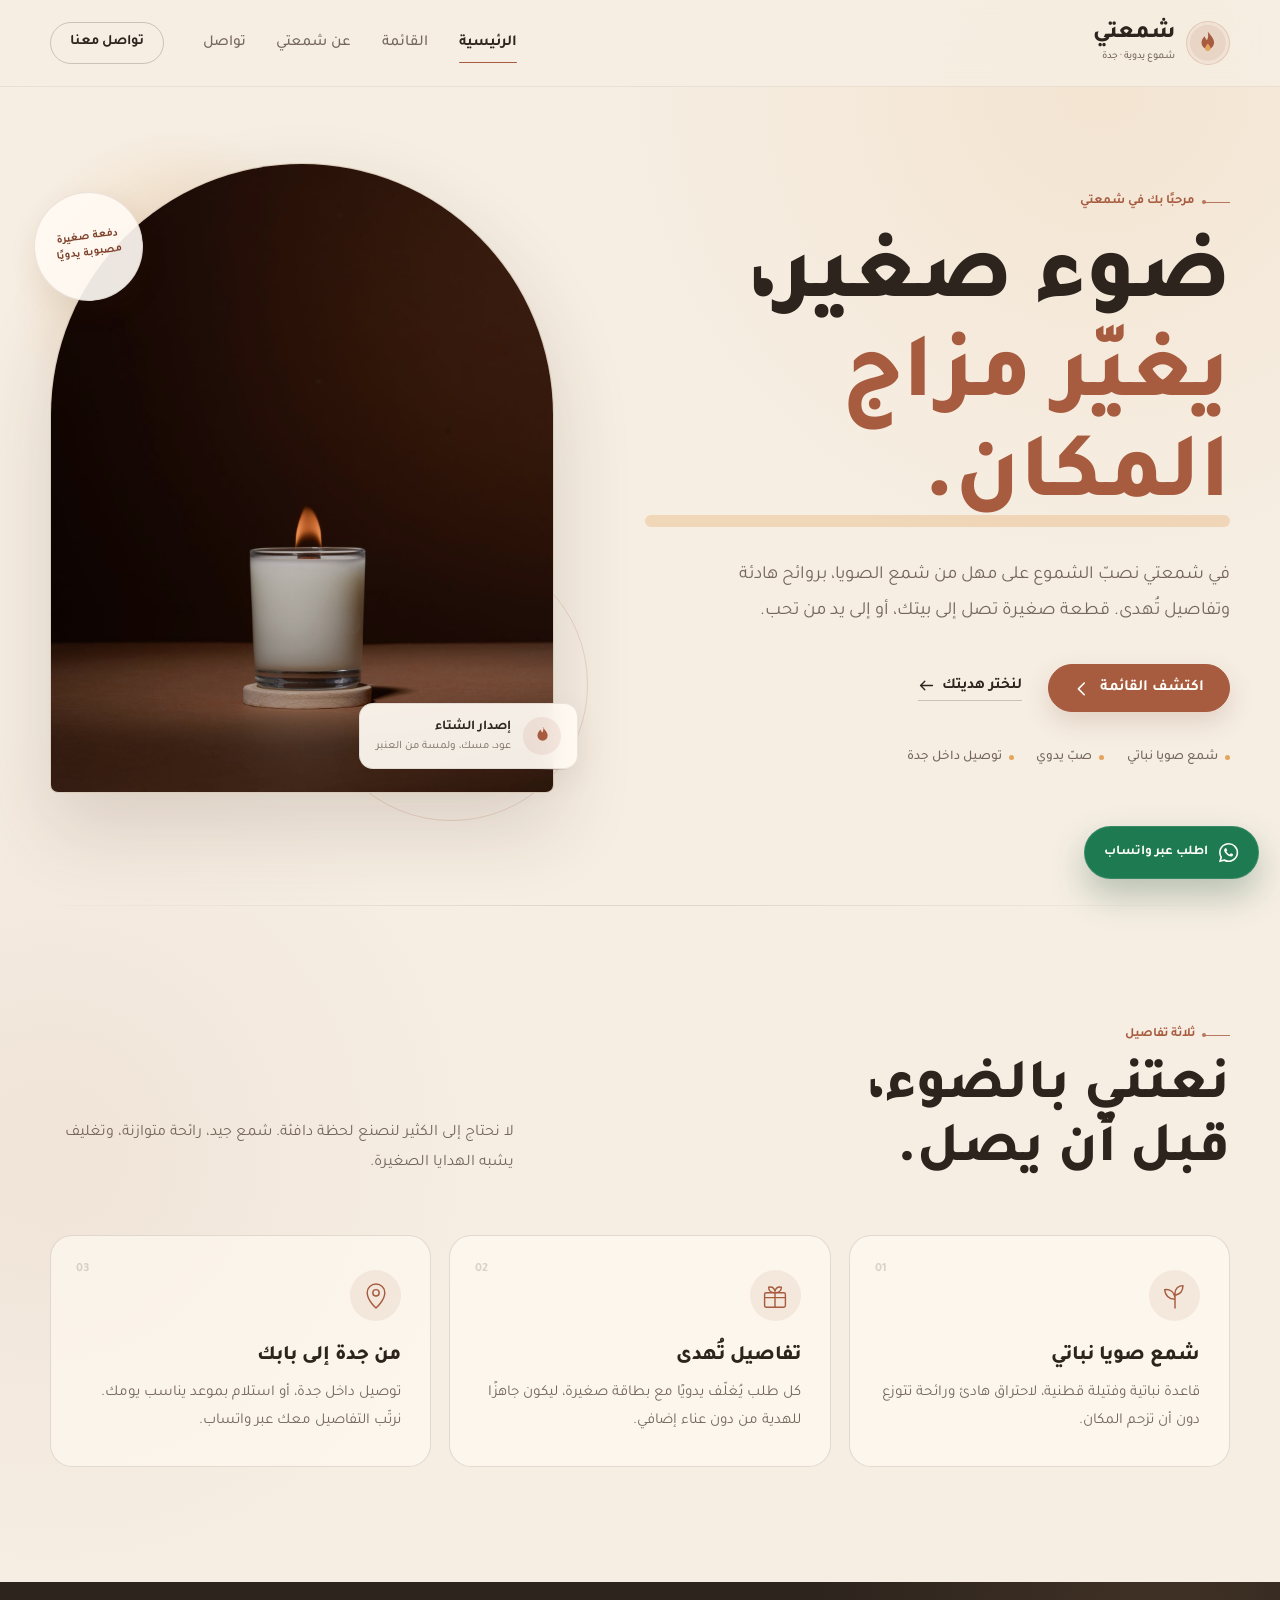
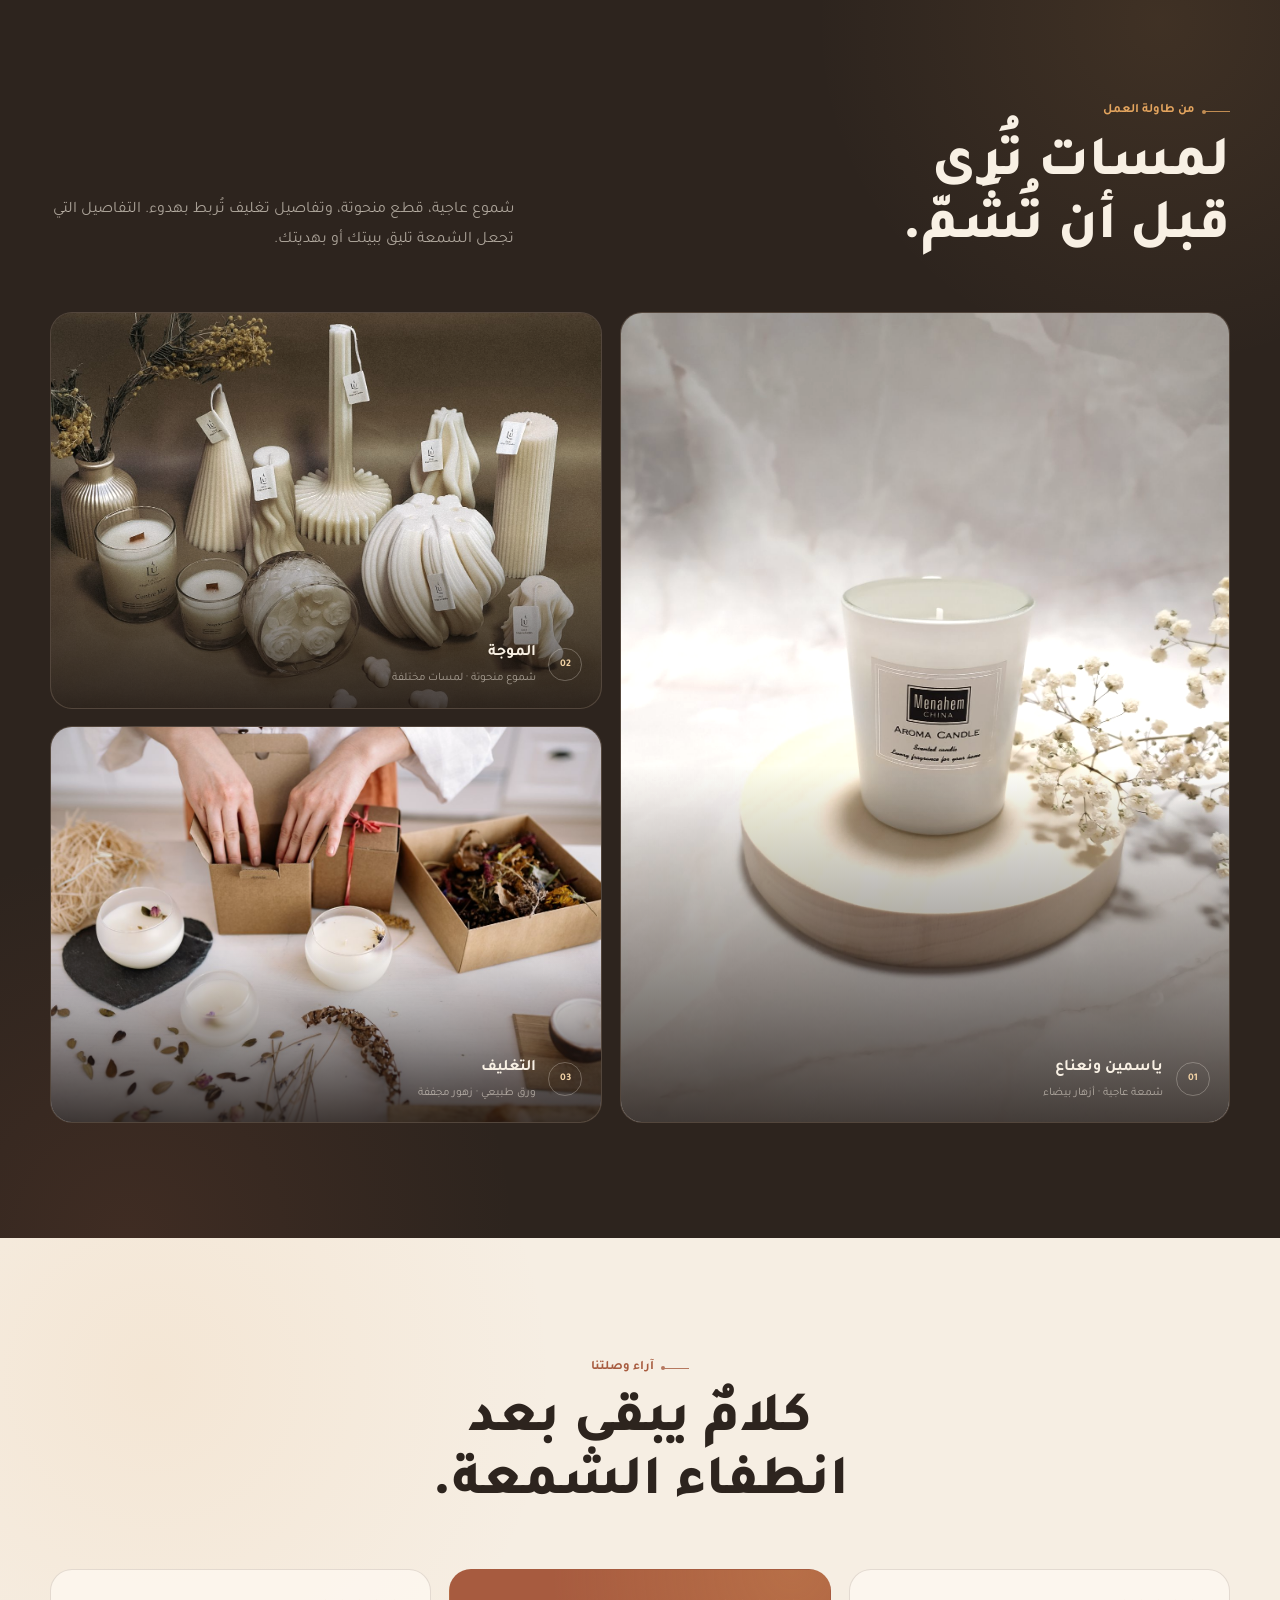
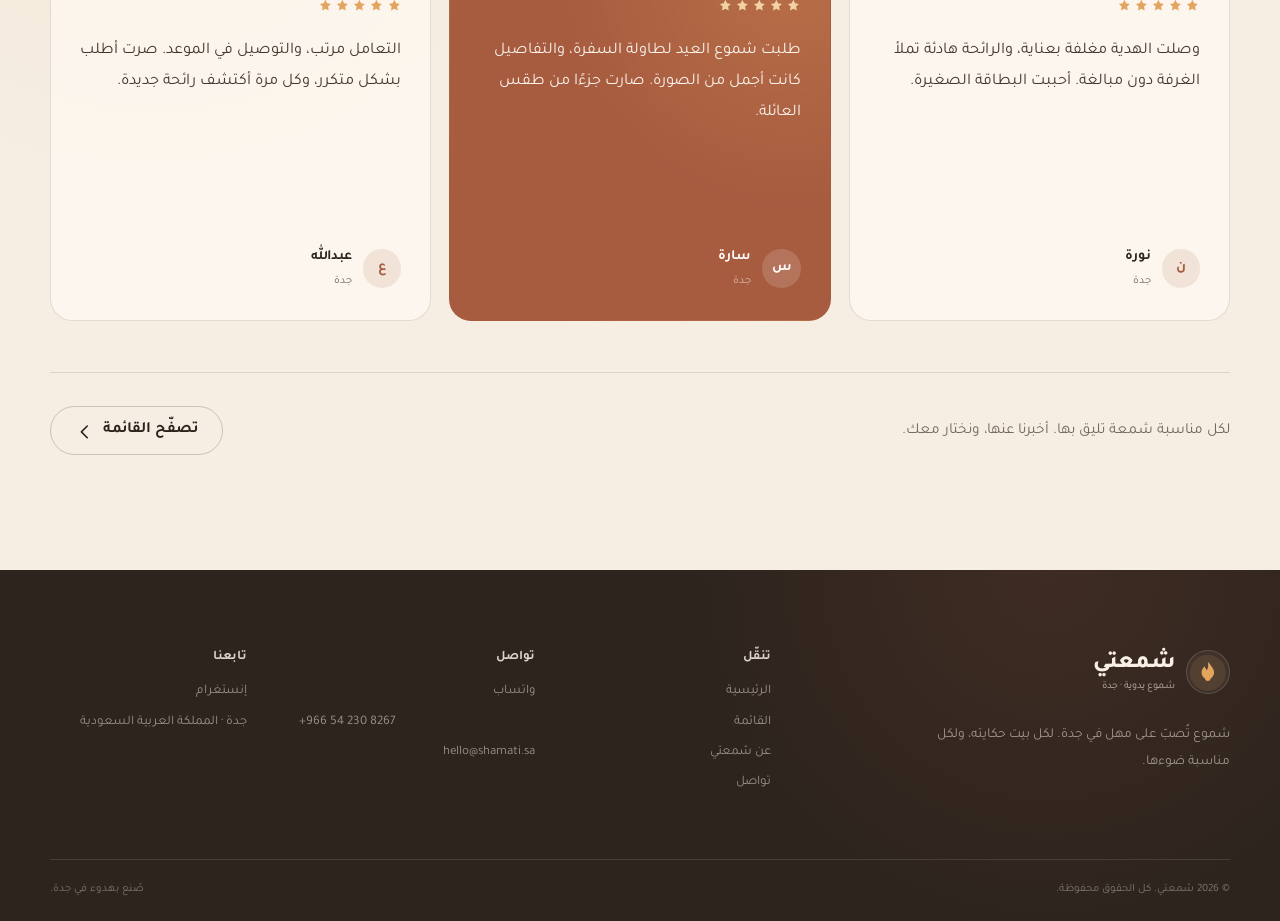
<file: index.html>
<!DOCTYPE html>
<html lang="ar" dir="rtl">
<head>
  <meta charset="UTF-8">
  <meta name="viewport" content="width=device-width, initial-scale=1">
  <title>شمعتي | شموع يدوية في جدة</title>
  <meta name="description" content="شمعتي: شموع صويا مصبوبة يدويًا في جدة، بروائح هادئة وتغليف يصلح للهدايا. اكتشف القائمة واطلب عبر واتساب.">
  <meta name="theme-color" content="#F6EEE3">
  <link rel="icon" href="assets/favicon.svg" type="image/svg+xml">
  <link rel="preconnect" href="https://fonts.googleapis.com">
  <link rel="preconnect" href="https://fonts.gstatic.com" crossorigin>
  <link href="https://fonts.googleapis.com/css2?family=Tajawal:wght@300;400;500;700;800&display=swap" rel="stylesheet">
  <link rel="stylesheet" href="style.css">
</head>
<body class="page-home">
  <a class="skip-link" href="#main">تخطي إلى المحتوى</a>

  <header class="site-header">
    <div class="shell header-inner">
      <a class="brand" href="index.html" aria-label="شمعتي — الصفحة الرئيسية">
        <span class="brand-mark" aria-hidden="true">
          <svg viewBox="0 0 48 48" role="img">
            <circle cx="24" cy="24" r="23" fill="currentColor" opacity=".1"/>
            <path d="M24 10c4.8 5.8 8 9.2 8 14a8 8 0 1 1-16 0c0-3.1 1.6-5.6 3.9-8.2.8 2.3 1.7 3.8 3 4.8 1.7-2.6 2-6 1.1-10.6Z" fill="currentColor"/>
            <path d="M24 24.8c2.2 2.7 3.5 4.4 3.5 6.1a3.5 3.5 0 1 1-7 0c0-1.7 1.3-3.4 3.5-6.1Z" fill="#E3A45E"/>
          </svg>
        </span>
        <span class="brand-name">شمعتي<small>شموع يدوية · جدة</small></span>
      </a>

      <nav class="desktop-nav" aria-label="التنقل الرئيسي">
        <ul>
          <li><a href="index.html" aria-current="page">الرئيسية</a></li>
          <li><a href="services.html">القائمة</a></li>
          <li><a href="about.html">عن شمعتي</a></li>
          <li><a href="contact.html">تواصل</a></li>
        </ul>
      </nav>

      <a class="button button-outline header-cta" href="contact.html">تواصل معنا</a>

      <details class="mobile-nav">
        <summary aria-label="فتح قائمة التنقل">
          <span class="menu-icon" aria-hidden="true"><span></span><span></span><span></span></span>
          <span class="sr-only">القائمة</span>
        </summary>
        <nav aria-label="قائمة الجوال">
          <ul>
            <li><a href="index.html" aria-current="page">الرئيسية</a></li>
            <li><a href="services.html">القائمة</a></li>
            <li><a href="about.html">عن شمعتي</a></li>
            <li><a href="contact.html">تواصل</a></li>
          </ul>
          <a class="button button-small" href="https://wa.me/966542308267" target="_blank" rel="noopener noreferrer">اطلب عبر واتساب</a>
        </nav>
      </details>
    </div>
  </header>

  <main id="main">
    <section class="hero">
      <div class="shell hero-grid">
        <div class="hero-copy">
          <p class="eyebrow"><span class="eyebrow-mark" aria-hidden="true"></span>مرحبًا بك في شمعتي</p>
          <h1>ضوء صغير،<br><span class="accent">يغيّر مزاج المكان.</span></h1>
          <p class="hero-lead">
            في شمعتي نصبّ الشموع على مهل من شمع الصويا، بروائح هادئة وتفاصيل تُهدى.
            قطعة صغيرة تصل إلى بيتك، أو إلى يد من تحب.
          </p>
          <div class="hero-actions">
            <a class="button" href="services.html">
              اكتشف القائمة
              <svg class="button-icon" viewBox="0 0 20 20" aria-hidden="true"><path d="M12.5 4.5 6 11l6.5 6.5" fill="none" stroke="currentColor" stroke-width="1.8" stroke-linecap="round" stroke-linejoin="round"/></svg>
            </a>
            <a class="text-link" href="contact.html">
              لنختر هديتك
              <svg viewBox="0 0 20 20" aria-hidden="true"><path d="M3 10h14M12 5l5 5-5 5" fill="none" stroke="currentColor" stroke-width="1.6" stroke-linecap="round" stroke-linejoin="round"/></svg>
            </a>
          </div>
          <ul class="hero-notes">
            <li><span aria-hidden="true"></span>شمع صويا نباتي</li>
            <li><span aria-hidden="true"></span>صبّ يدوي</li>
            <li><span aria-hidden="true"></span>توصيل داخل جدة</li>
          </ul>
        </div>

        <div class="hero-visual">
          <div class="hero-frame">
            <img src="assets/hero-candle.jpg" alt="شمعة مضاءة في برطمان داكن على خلفية بنية دافئة" width="1400" height="2134">
          </div>
          <div class="hero-card">
            <span class="hero-card-icon" aria-hidden="true">
              <svg viewBox="0 0 32 32"><path d="M16 4c4 5 7 8 7 12a7 7 0 1 1-14 0c0-3 1.5-5.5 4-8.5.7 2 1.5 3.4 2.6 4.3 1.3-2.1 1.5-4.4 1.4-7.8Z" fill="currentColor"/></svg>
            </span>
            <span class="hero-card-copy">
              <strong>إصدار الشتاء</strong>
              <small>عود، مسك، ولمسة من العنبر</small>
            </span>
          </div>
          <span class="hero-stamp">دفعة صغيرة<br>مصبوبة يدويًا</span>
        </div>
      </div>
    </section>

    <section class="section features" aria-labelledby="features-title">
      <div class="shell">
        <div class="section-heading section-heading-row">
          <div>
            <p class="eyebrow"><span class="eyebrow-mark" aria-hidden="true"></span>ثلاثة تفاصيل</p>
            <h2 id="features-title">نعتني بالضوء،<br>قبل أن يصل.</h2>
          </div>
          <p class="section-intro">
            لا نحتاج إلى الكثير لنصنع لحظة دافئة. شمع جيد، رائحة متوازنة،
            وتغليف يشبه الهدايا الصغيرة.
          </p>
        </div>

        <div class="feature-grid">
          <article class="feature-card">
            <span class="feature-number" aria-hidden="true">01</span>
            <span class="feature-icon" aria-hidden="true">
              <svg viewBox="0 0 40 40"><path d="M20 35V16M20 24c-7 0-12-4-13-12 7-1 12 3 13 10M20 19c6-1 10-5 10-12-6 0-10 4-10 10" fill="none" stroke="currentColor" stroke-width="1.8" stroke-linecap="round" stroke-linejoin="round"/></svg>
            </span>
            <h3>شمع صويا نباتي</h3>
            <p>قاعدة نباتية وفتيلة قطنية، لاحتراق هادئ ورائحة تتوزع دون أن تزحم المكان.</p>
          </article>

          <article class="feature-card">
            <span class="feature-number" aria-hidden="true">02</span>
            <span class="feature-icon" aria-hidden="true">
              <svg viewBox="0 0 40 40"><rect x="7" y="16" width="26" height="18" rx="2" fill="none" stroke="currentColor" stroke-width="1.8"/><path d="M7 22h26M20 16v18M20 16c-5 0-8-3-8-7 4-1 7 1 8 5 1-4 4-6 8-5 0 4-3 7-8 7Z" fill="none" stroke="currentColor" stroke-width="1.8" stroke-linecap="round" stroke-linejoin="round"/></svg>
            </span>
            <h3>تفاصيل تُهدى</h3>
            <p>كل طلب يُغلّف يدويًا مع بطاقة صغيرة، ليكون جاهزًا للهدية من دون عناء إضافي.</p>
          </article>

          <article class="feature-card">
            <span class="feature-number" aria-hidden="true">03</span>
            <span class="feature-icon" aria-hidden="true">
              <svg viewBox="0 0 40 40"><path d="M20 35s11-9.5 11-19a11 11 0 1 0-22 0c0 9.5 11 19 11 19Z" fill="none" stroke="currentColor" stroke-width="1.8"/><circle cx="20" cy="16" r="4" fill="none" stroke="currentColor" stroke-width="1.8"/></svg>
            </span>
            <h3>من جدة إلى بابك</h3>
            <p>توصيل داخل جدة، أو استلام بموعد يناسب يومك. نرتّب التفاصيل معك عبر واتساب.</p>
          </article>
        </div>
      </div>
    </section>

    <section class="section gallery-section" id="gallery" aria-labelledby="gallery-title">
      <div class="shell">
        <div class="section-heading section-heading-row section-heading-light">
          <div>
            <p class="eyebrow"><span class="eyebrow-mark" aria-hidden="true"></span>من طاولة العمل</p>
            <h2 id="gallery-title">لمسات تُرى<br>قبل أن تُشَمّ.</h2>
          </div>
          <p class="section-intro">
            شموع عاجية، قطع منحوتة، وتفاصيل تغليف تُربط بهدوء.
            التفاصيل التي تجعل الشمعة تليق ببيتك أو بهديتك.
          </p>
        </div>

        <div class="gallery-grid">
          <figure class="gallery-item gallery-item-tall">
            <img src="assets/gallery-jasmine.jpg" alt="شمعة عاجية مضاءة على قاعدة خشبية مع أزهار بيضاء" width="1400" height="1867">
            <figcaption>
              <span class="gallery-index">01</span>
              <span><strong>ياسمين ونعناع</strong><small>شمعة عاجية · أزهار بيضاء</small></span>
            </figcaption>
          </figure>
          <figure class="gallery-item">
            <img src="assets/gallery-sculpt.jpg" alt="مجموعة شموع منحوتة بأشكال مختلفة على طاولة" width="1400" height="1050">
            <figcaption>
              <span class="gallery-index">02</span>
              <span><strong>الموجة</strong><small>شموع منحوتة · لمسات مختلفة</small></span>
            </figcaption>
          </figure>
          <figure class="gallery-item">
            <img src="assets/gallery-packaging.jpg" alt="تغليف شموع يدوية بورق طبيعي وزهور مجففة على طاولة العمل" width="1400" height="933">
            <figcaption>
              <span class="gallery-index">03</span>
              <span><strong>التغليف</strong><small>ورق طبيعي · زهور مجففة</small></span>
            </figcaption>
          </figure>
        </div>
      </div>
    </section>

    <section class="section testimonials" aria-labelledby="testimonials-title">
      <div class="shell">
        <div class="section-heading section-heading-center">
          <p class="eyebrow"><span class="eyebrow-mark" aria-hidden="true"></span>آراء وصلتنا</p>
          <h2 id="testimonials-title">كلامٌ يبقى بعد<br>انطفاء الشمعة.</h2>
        </div>

        <div class="testimonial-grid">
          <figure class="testimonial-card">
            <div class="stars" aria-label="خمس نجوم">
              <svg viewBox="0 0 20 20" aria-hidden="true"><path d="m10 2.5 2.3 4.7 5.2.8-3.8 3.7.9 5.2-4.6-2.4-4.6 2.4.9-5.2L2.5 8l5.2-.8Z" fill="currentColor"/></svg>
              <svg viewBox="0 0 20 20" aria-hidden="true"><path d="m10 2.5 2.3 4.7 5.2.8-3.8 3.7.9 5.2-4.6-2.4-4.6 2.4.9-5.2L2.5 8l5.2-.8Z" fill="currentColor"/></svg>
              <svg viewBox="0 0 20 20" aria-hidden="true"><path d="m10 2.5 2.3 4.7 5.2.8-3.8 3.7.9 5.2-4.6-2.4-4.6 2.4.9-5.2L2.5 8l5.2-.8Z" fill="currentColor"/></svg>
              <svg viewBox="0 0 20 20" aria-hidden="true"><path d="m10 2.5 2.3 4.7 5.2.8-3.8 3.7.9 5.2-4.6-2.4-4.6 2.4.9-5.2L2.5 8l5.2-.8Z" fill="currentColor"/></svg>
              <svg viewBox="0 0 20 20" aria-hidden="true"><path d="m10 2.5 2.3 4.7 5.2.8-3.8 3.7.9 5.2-4.6-2.4-4.6 2.4.9-5.2L2.5 8l5.2-.8Z" fill="currentColor"/></svg>
            </div>
            <blockquote>وصلت الهدية مغلفة بعناية، والرائحة هادئة تملأ الغرفة دون مبالغة. أحببت البطاقة الصغيرة.</blockquote>
            <figcaption><span class="avatar" aria-hidden="true">ن</span><span><strong>نورة</strong><small>جدة</small></span></figcaption>
          </figure>

          <figure class="testimonial-card testimonial-card-featured">
            <div class="stars" aria-label="خمس نجوم">
              <svg viewBox="0 0 20 20" aria-hidden="true"><path d="m10 2.5 2.3 4.7 5.2.8-3.8 3.7.9 5.2-4.6-2.4-4.6 2.4.9-5.2L2.5 8l5.2-.8Z" fill="currentColor"/></svg>
              <svg viewBox="0 0 20 20" aria-hidden="true"><path d="m10 2.5 2.3 4.7 5.2.8-3.8 3.7.9 5.2-4.6-2.4-4.6 2.4.9-5.2L2.5 8l5.2-.8Z" fill="currentColor"/></svg>
              <svg viewBox="0 0 20 20" aria-hidden="true"><path d="m10 2.5 2.3 4.7 5.2.8-3.8 3.7.9 5.2-4.6-2.4-4.6 2.4.9-5.2L2.5 8l5.2-.8Z" fill="currentColor"/></svg>
              <svg viewBox="0 0 20 20" aria-hidden="true"><path d="m10 2.5 2.3 4.7 5.2.8-3.8 3.7.9 5.2-4.6-2.4-4.6 2.4.9-5.2L2.5 8l5.2-.8Z" fill="currentColor"/></svg>
              <svg viewBox="0 0 20 20" aria-hidden="true"><path d="m10 2.5 2.3 4.7 5.2.8-3.8 3.7.9 5.2-4.6-2.4-4.6 2.4.9-5.2L2.5 8l5.2-.8Z" fill="currentColor"/></svg>
            </div>
            <blockquote>طلبت شموع العيد لطاولة السفرة، والتفاصيل كانت أجمل من الصورة. صارت جزءًا من طقس العائلة.</blockquote>
            <figcaption><span class="avatar" aria-hidden="true">س</span><span><strong>سارة</strong><small>جدة</small></span></figcaption>
          </figure>

          <figure class="testimonial-card">
            <div class="stars" aria-label="خمس نجوم">
              <svg viewBox="0 0 20 20" aria-hidden="true"><path d="m10 2.5 2.3 4.7 5.2.8-3.8 3.7.9 5.2-4.6-2.4-4.6 2.4.9-5.2L2.5 8l5.2-.8Z" fill="currentColor"/></svg>
              <svg viewBox="0 0 20 20" aria-hidden="true"><path d="m10 2.5 2.3 4.7 5.2.8-3.8 3.7.9 5.2-4.6-2.4-4.6 2.4.9-5.2L2.5 8l5.2-.8Z" fill="currentColor"/></svg>
              <svg viewBox="0 0 20 20" aria-hidden="true"><path d="m10 2.5 2.3 4.7 5.2.8-3.8 3.7.9 5.2-4.6-2.4-4.6 2.4.9-5.2L2.5 8l5.2-.8Z" fill="currentColor"/></svg>
              <svg viewBox="0 0 20 20" aria-hidden="true"><path d="m10 2.5 2.3 4.7 5.2.8-3.8 3.7.9 5.2-4.6-2.4-4.6 2.4.9-5.2L2.5 8l5.2-.8Z" fill="currentColor"/></svg>
              <svg viewBox="0 0 20 20" aria-hidden="true"><path d="m10 2.5 2.3 4.7 5.2.8-3.8 3.7.9 5.2-4.6-2.4-4.6 2.4.9-5.2L2.5 8l5.2-.8Z" fill="currentColor"/></svg>
            </div>
            <blockquote>التعامل مرتب، والتوصيل في الموعد. صرت أطلب بشكل متكرر، وكل مرة أكتشف رائحة جديدة.</blockquote>
            <figcaption><span class="avatar" aria-hidden="true">ع</span><span><strong>عبدالله</strong><small>جدة</small></span></figcaption>
          </figure>
        </div>

        <div class="testimonial-foot">
          <p>لكل مناسبة شمعة تليق بها. أخبرنا عنها، ونختار معك.</p>
          <a class="button button-ghost" href="services.html">
            تصفّح القائمة
            <svg class="button-icon" viewBox="0 0 20 20" aria-hidden="true"><path d="M12.5 4.5 6 11l6.5 6.5" fill="none" stroke="currentColor" stroke-width="1.8" stroke-linecap="round" stroke-linejoin="round"/></svg>
          </a>
        </div>
      </div>
    </section>
  </main>

  <footer class="site-footer">
    <div class="shell footer-grid">
      <div class="footer-brand">
        <a class="brand brand-light" href="index.html" aria-label="شمعتي — الصفحة الرئيسية">
          <span class="brand-mark" aria-hidden="true">
            <svg viewBox="0 0 48 48"><circle cx="24" cy="24" r="23" fill="currentColor" opacity=".12"/><path d="M24 10c4.8 5.8 8 9.2 8 14a8 8 0 1 1-16 0c0-3.1 1.6-5.6 3.9-8.2.8 2.3 1.7 3.8 3 4.8 1.7-2.6 2-6 1.1-10.6Z" fill="currentColor"/><path d="M24 24.8c2.2 2.7 3.5 4.4 3.5 6.1a3.5 3.5 0 1 1-7 0c0-1.7 1.3-3.4 3.5-6.1Z" fill="#E3A45E"/></svg>
          </span>
          <span class="brand-name">شمعتي<small>شموع يدوية · جدة</small></span>
        </a>
        <p>شموع تُصبّ على مهل في جدة. لكل بيت حكايته، ولكل مناسبة ضوءها.</p>
      </div>

      <div class="footer-col">
        <h2>تنقّل</h2>
        <a href="index.html">الرئيسية</a>
        <a href="services.html">القائمة</a>
        <a href="about.html">عن شمعتي</a>
        <a href="contact.html">تواصل</a>
      </div>

      <div class="footer-col">
        <h2>تواصل</h2>
        <a href="https://wa.me/966542308267" target="_blank" rel="noopener noreferrer">واتساب</a>
        <a href="tel:+966542308267" dir="ltr">+966 54 230 8267</a>
        <a href="mailto:hello@shamati.sa">hello@shamati.sa</a>
      </div>

      <div class="footer-col">
        <h2>تابعنا</h2>
        <a href="https://instagram.com/shamati.jed" target="_blank" rel="noopener noreferrer">إنستغرام</a>
        <span>جدة · المملكة العربية السعودية</span>
      </div>
    </div>
    <div class="shell footer-bottom">
      <p>© 2026 شمعتي. كل الحقوق محفوظة.</p>
      <p>صُنع بهدوء في جدة.</p>
    </div>
  </footer>

  <a class="whatsapp-float" href="https://wa.me/966542308267?text=مرحبًا%20شمعتي،%20أرغب%20بمعرفة%20المزيد%20عن%20الشموع." target="_blank" rel="noopener noreferrer" aria-label="تواصل مع شمعتي عبر واتساب">
    <svg viewBox="0 0 24 24" aria-hidden="true">
      <path d="M19.05 4.91A9.82 9.82 0 0 0 12.04 2C6.58 2 2.13 6.45 2.13 11.91c0 1.75.46 3.45 1.32 4.95L2 22l5.25-1.38a9.9 9.9 0 0 0 4.79 1.22h.01c5.46 0 9.91-4.45 9.91-9.91 0-2.65-1.03-5.14-2.91-7.02ZM12.05 20.15h-.01a8.2 8.2 0 0 1-4.18-1.15l-.3-.18-3.12.82.83-3.04-.2-.31a8.18 8.18 0 0 1-1.26-4.38c0-4.54 3.7-8.23 8.24-8.23 2.2 0 4.27.86 5.82 2.42a8.18 8.18 0 0 1 2.41 5.82c0 4.54-3.7 8.23-8.23 8.23Z" fill="currentColor"/>
      <path d="M16.16 13.53c-.23-.11-1.34-.66-1.55-.74-.21-.08-.36-.11-.51.11-.15.23-.58.74-.71.89-.13.15-.26.17-.49.06-.23-.11-.96-.35-1.82-1.12-.67-.6-1.12-1.34-1.25-1.57-.13-.23-.01-.35.1-.46.1-.1.23-.26.34-.4.11-.13.15-.23.23-.38.08-.15.04-.29-.02-.4-.06-.11-.51-1.23-.7-1.68-.18-.44-.37-.38-.51-.39-.13-.01-.29-.01-.45-.01-.15 0-.4.06-.61.29-.21.23-.8.78-.8 1.9s.82 2.2.93 2.35c.11.15 1.6 2.44 3.87 3.42.54.23.96.37 1.29.47.54.17 1.03.15 1.42.09.43-.06 1.34-.55 1.53-1.08.19-.53.19-.98.13-1.08-.06-.1-.21-.16-.44-.27Z" fill="currentColor"/>
    </svg>
    <span>اطلب عبر واتساب</span>
  </a>
</body>
</html>
</file>
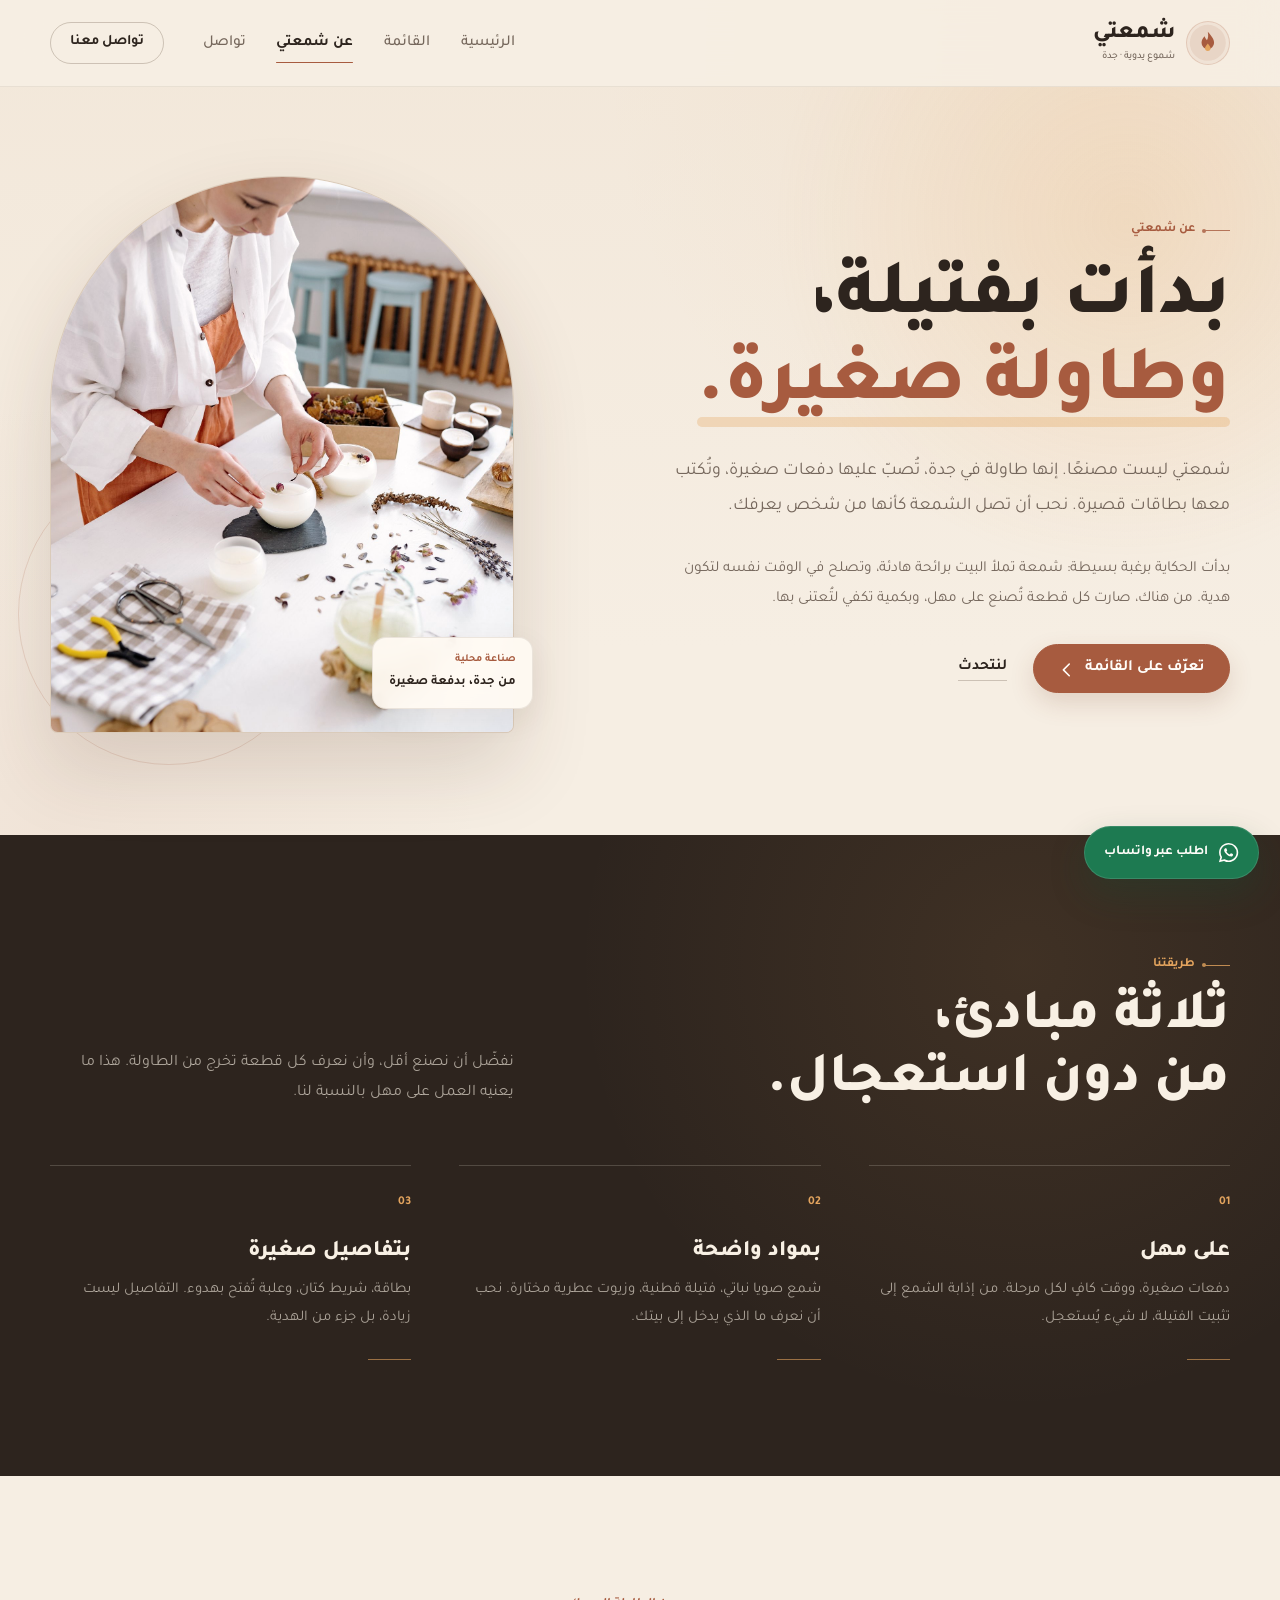
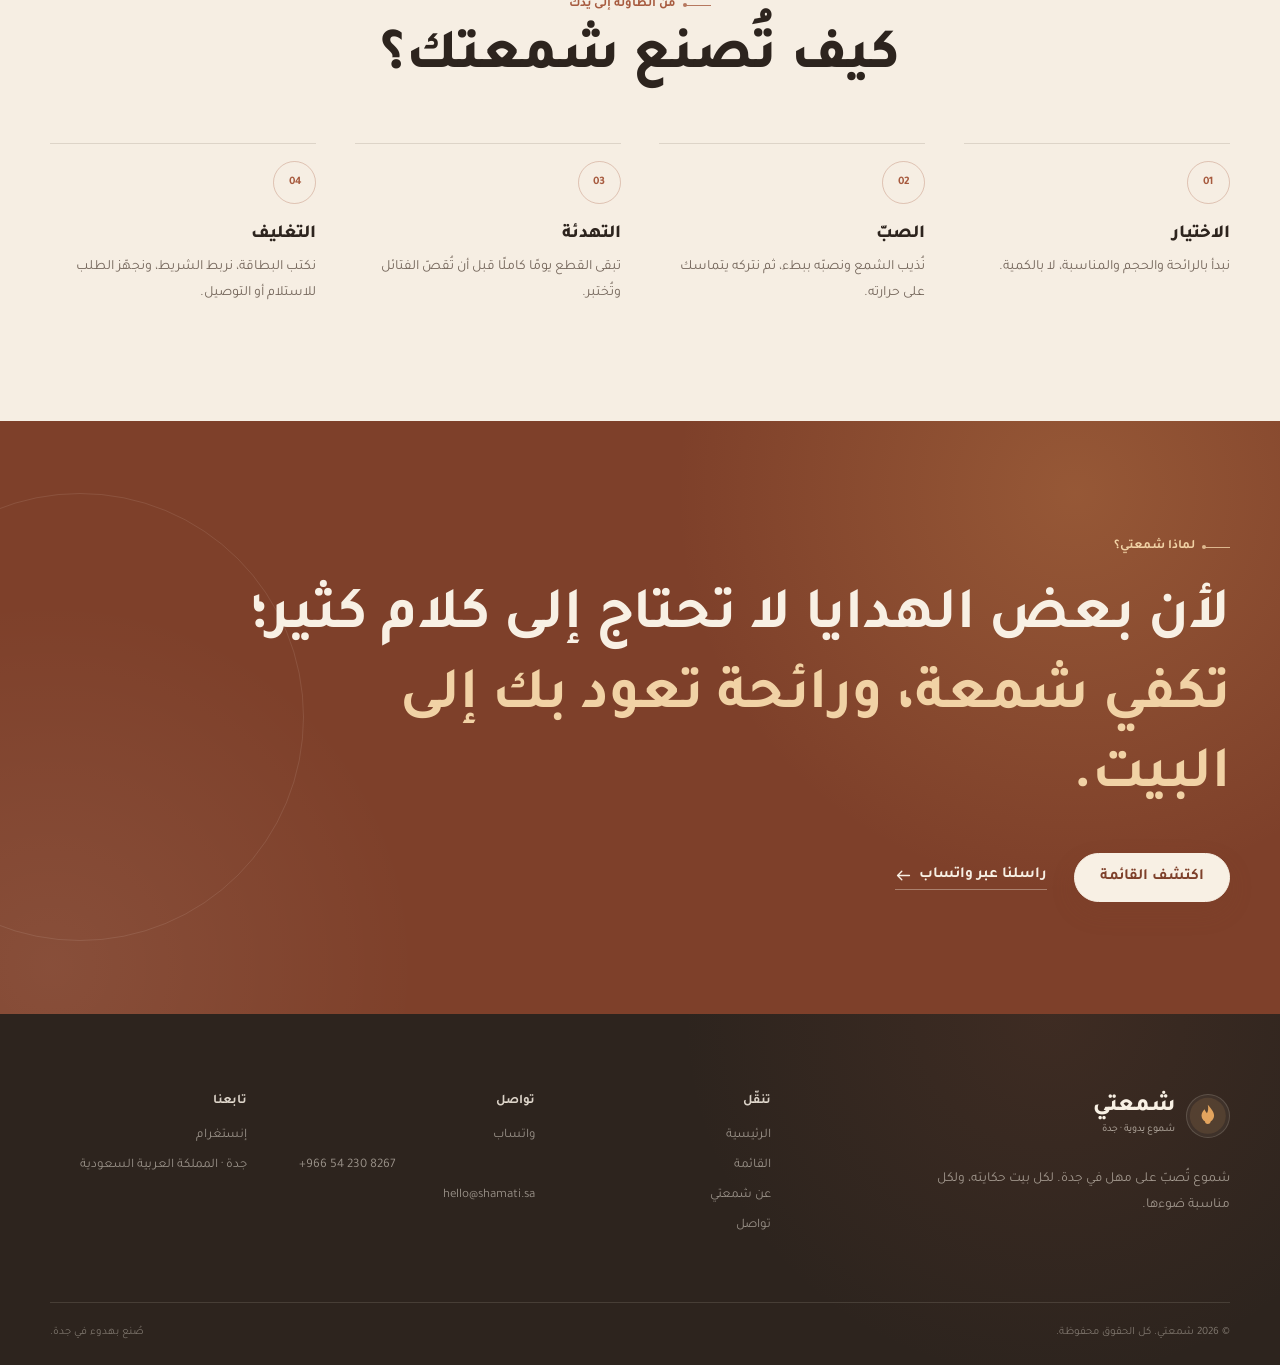
<file: about.html>
<!DOCTYPE html>
<html lang="ar" dir="rtl">
<head>
  <meta charset="UTF-8">
  <meta name="viewport" content="width=device-width, initial-scale=1">
  <title>عن شمعتي | شموع يدوية في جدة</title>
  <meta name="description" content="تعرّف على شمعتي: طاولة صغيرة في جدة، شموع صويا مصبوبة على مهل، وتفاصيل تُهدى. قصتنا وطريقتنا في العمل.">
  <meta name="theme-color" content="#F6EEE3">
  <link rel="icon" href="assets/favicon.svg" type="image/svg+xml">
  <link rel="preconnect" href="https://fonts.googleapis.com">
  <link rel="preconnect" href="https://fonts.gstatic.com" crossorigin>
  <link href="https://fonts.googleapis.com/css2?family=Tajawal:wght@300;400;500;700;800&display=swap" rel="stylesheet">
  <link rel="stylesheet" href="style.css">
</head>
<body class="page-about">
  <a class="skip-link" href="#main">تخطي إلى المحتوى</a>

  <header class="site-header">
    <div class="shell header-inner">
      <a class="brand" href="index.html" aria-label="شمعتي — الصفحة الرئيسية">
        <span class="brand-mark" aria-hidden="true">
          <svg viewBox="0 0 48 48"><circle cx="24" cy="24" r="23" fill="currentColor" opacity=".1"/><path d="M24 10c4.8 5.8 8 9.2 8 14a8 8 0 1 1-16 0c0-3.1 1.6-5.6 3.9-8.2.8 2.3 1.7 3.8 3 4.8 1.7-2.6 2-6 1.1-10.6Z" fill="currentColor"/><path d="M24 24.8c2.2 2.7 3.5 4.4 3.5 6.1a3.5 3.5 0 1 1-7 0c0-1.7 1.3-3.4 3.5-6.1Z" fill="#E3A45E"/></svg>
        </span>
        <span class="brand-name">شمعتي<small>شموع يدوية · جدة</small></span>
      </a>

      <nav class="desktop-nav" aria-label="التنقل الرئيسي">
        <ul>
          <li><a href="index.html">الرئيسية</a></li>
          <li><a href="services.html">القائمة</a></li>
          <li><a href="about.html" aria-current="page">عن شمعتي</a></li>
          <li><a href="contact.html">تواصل</a></li>
        </ul>
      </nav>

      <a class="button button-outline header-cta" href="contact.html">تواصل معنا</a>

      <details class="mobile-nav">
        <summary aria-label="فتح قائمة التنقل">
          <span class="menu-icon" aria-hidden="true"><span></span><span></span><span></span></span>
          <span class="sr-only">القائمة</span>
        </summary>
        <nav aria-label="قائمة الجوال">
          <ul>
            <li><a href="index.html">الرئيسية</a></li>
            <li><a href="services.html">القائمة</a></li>
            <li><a href="about.html" aria-current="page">عن شمعتي</a></li>
            <li><a href="contact.html">تواصل</a></li>
          </ul>
          <a class="button button-small" href="https://wa.me/966542308267" target="_blank" rel="noopener noreferrer">اطلب عبر واتساب</a>
        </nav>
      </details>
    </div>
  </header>

  <main id="main">
    <section class="about-hero">
      <div class="shell about-hero-grid">
        <div class="page-hero-copy">
          <p class="eyebrow"><span class="eyebrow-mark" aria-hidden="true"></span>عن شمعتي</p>
          <h1>بدأت بفتيلة،<br><span class="accent">وطاولة صغيرة.</span></h1>
          <p class="page-hero-lead">
            شمعتي ليست مصنعًا. إنها طاولة في جدة، تُصبّ عليها دفعات صغيرة،
            وتُكتب معها بطاقات قصيرة. نحب أن تصل الشمعة كأنها من شخص يعرفك.
          </p>
          <p class="about-hero-detail">
            بدأت الحكاية برغبة بسيطة: شمعة تملأ البيت برائحة هادئة،
            وتصلح في الوقت نفسه لتكون هدية. من هناك، صارت كل قطعة تُصنع
            على مهل، وبكمية تكفي لتُعتنى بها.
          </p>
          <div class="hero-actions">
            <a class="button" href="services.html">
              تعرّف على القائمة
              <svg class="button-icon" viewBox="0 0 20 20" aria-hidden="true"><path d="M12.5 4.5 6 11l6.5 6.5" fill="none" stroke="currentColor" stroke-width="1.8" stroke-linecap="round" stroke-linejoin="round"/></svg>
            </a>
            <a class="text-link" href="contact.html">لنتحدث</a>
          </div>
        </div>

        <div class="about-visual">
          <div class="about-frame">
            <img src="assets/story.jpg" alt="امرأة تصنع شموعًا يدوية مع زهور مجففة في ورشة العمل" width="1400" height="2100">
          </div>
          <div class="about-chip">
            <span>صناعة محلية</span>
            <strong>من جدة، بدفعة صغيرة</strong>
          </div>
        </div>
      </div>
    </section>

    <section class="section values-section" aria-labelledby="values-title">
      <div class="shell">
        <div class="section-heading section-heading-row section-heading-light">
          <div>
            <p class="eyebrow"><span class="eyebrow-mark" aria-hidden="true"></span>طريقتنا</p>
            <h2 id="values-title">ثلاثة مبادئ،<br>من دون استعجال.</h2>
          </div>
          <p class="section-intro">
            نفضّل أن نصنع أقل، وأن نعرف كل قطعة تخرج من الطاولة.
            هذا ما يعنيه العمل على مهل بالنسبة لنا.
          </p>
        </div>

        <div class="values-grid">
          <article class="value-card">
            <span class="value-index" aria-hidden="true">01</span>
            <h3>على مهل</h3>
            <p>دفعات صغيرة، ووقت كافٍ لكل مرحلة. من إذابة الشمع إلى تثبيت الفتيلة، لا شيء يُستعجل.</p>
            <span class="value-line" aria-hidden="true"></span>
          </article>
          <article class="value-card">
            <span class="value-index" aria-hidden="true">02</span>
            <h3>بمواد واضحة</h3>
            <p>شمع صويا نباتي، فتيلة قطنية، وزيوت عطرية مختارة. نحب أن نعرف ما الذي يدخل إلى بيتك.</p>
            <span class="value-line" aria-hidden="true"></span>
          </article>
          <article class="value-card">
            <span class="value-index" aria-hidden="true">03</span>
            <h3>بتفاصيل صغيرة</h3>
            <p>بطاقة، شريط كتان، وعلبة تُفتح بهدوء. التفاصيل ليست زيادة، بل جزء من الهدية.</p>
            <span class="value-line" aria-hidden="true"></span>
          </article>
        </div>
      </div>
    </section>

    <section class="section process-section" aria-labelledby="process-title">
      <div class="shell">
        <div class="section-heading section-heading-center">
          <p class="eyebrow"><span class="eyebrow-mark" aria-hidden="true"></span>من الطاولة إلى يدك</p>
          <h2 id="process-title">كيف تُصنع شمعتك؟</h2>
        </div>

        <ol class="process-grid">
          <li>
            <span class="process-number">01</span>
            <h3>الاختيار</h3>
            <p>نبدأ بالرائحة والحجم والمناسبة، لا بالكمية.</p>
          </li>
          <li>
            <span class="process-number">02</span>
            <h3>الصبّ</h3>
            <p>نُذيب الشمع ونصبّه ببطء، ثم نتركه يتماسك على حرارته.</p>
          </li>
          <li>
            <span class="process-number">03</span>
            <h3>التهدئة</h3>
            <p>تبقى القطع يومًا كاملًا قبل أن تُقصّ الفتائل وتُختبر.</p>
          </li>
          <li>
            <span class="process-number">04</span>
            <h3>التغليف</h3>
            <p>نكتب البطاقة، نربط الشريط، ونجهّز الطلب للاستلام أو التوصيل.</p>
          </li>
        </ol>
      </div>
    </section>

    <section class="closing-band" aria-labelledby="closing-title">
      <div class="shell closing-inner">
        <p class="eyebrow"><span class="eyebrow-mark" aria-hidden="true"></span>لماذا شمعتي؟</p>
        <blockquote id="closing-title">
          لأن بعض الهدايا لا تحتاج إلى كلام كثير؛<br>
          <span>تكفي شمعة، ورائحة تعود بك إلى البيت.</span>
        </blockquote>
        <div class="closing-actions">
          <a class="button" href="services.html">اكتشف القائمة</a>
          <a class="text-link text-link-light" href="https://wa.me/966542308267?text=مرحبًا%20شمعتي،%20أرغب%20بمعرفة%20المزيد." target="_blank" rel="noopener noreferrer">
            راسلنا عبر واتساب
            <svg viewBox="0 0 20 20" aria-hidden="true"><path d="M3 10h14M12 5l5 5-5 5" fill="none" stroke="currentColor" stroke-width="1.6" stroke-linecap="round" stroke-linejoin="round"/></svg>
          </a>
        </div>
      </div>
    </section>
  </main>

  <footer class="site-footer">
    <div class="shell footer-grid">
      <div class="footer-brand">
        <a class="brand brand-light" href="index.html" aria-label="شمعتي — الصفحة الرئيسية">
          <span class="brand-mark" aria-hidden="true">
            <svg viewBox="0 0 48 48"><circle cx="24" cy="24" r="23" fill="currentColor" opacity=".12"/><path d="M24 10c4.8 5.8 8 9.2 8 14a8 8 0 1 1-16 0c0-3.1 1.6-5.6 3.9-8.2.8 2.3 1.7 3.8 3 4.8 1.7-2.6 2-6 1.1-10.6Z" fill="currentColor"/><path d="M24 24.8c2.2 2.7 3.5 4.4 3.5 6.1a3.5 3.5 0 1 1-7 0c0-1.7 1.3-3.4 3.5-6.1Z" fill="#E3A45E"/></svg>
          </span>
          <span class="brand-name">شمعتي<small>شموع يدوية · جدة</small></span>
        </a>
        <p>شموع تُصبّ على مهل في جدة. لكل بيت حكايته، ولكل مناسبة ضوءها.</p>
      </div>

      <div class="footer-col">
        <h2>تنقّل</h2>
        <a href="index.html">الرئيسية</a>
        <a href="services.html">القائمة</a>
        <a href="about.html">عن شمعتي</a>
        <a href="contact.html">تواصل</a>
      </div>

      <div class="footer-col">
        <h2>تواصل</h2>
        <a href="https://wa.me/966542308267" target="_blank" rel="noopener noreferrer">واتساب</a>
        <a href="tel:+966542308267" dir="ltr">+966 54 230 8267</a>
        <a href="mailto:hello@shamati.sa">hello@shamati.sa</a>
      </div>

      <div class="footer-col">
        <h2>تابعنا</h2>
        <a href="https://instagram.com/shamati.jed" target="_blank" rel="noopener noreferrer">إنستغرام</a>
        <span>جدة · المملكة العربية السعودية</span>
      </div>
    </div>
    <div class="shell footer-bottom">
      <p>© 2026 شمعتي. كل الحقوق محفوظة.</p>
      <p>صُنع بهدوء في جدة.</p>
    </div>
  </footer>

  <a class="whatsapp-float" href="https://wa.me/966542308267?text=مرحبًا%20شمعتي،%20أرغب%20بمعرفة%20المزيد%20عن%20الشموع." target="_blank" rel="noopener noreferrer" aria-label="تواصل مع شمعتي عبر واتساب">
    <svg viewBox="0 0 24 24" aria-hidden="true">
      <path d="M19.05 4.91A9.82 9.82 0 0 0 12.04 2C6.58 2 2.13 6.45 2.13 11.91c0 1.75.46 3.45 1.32 4.95L2 22l5.25-1.38a9.9 9.9 0 0 0 4.79 1.22h.01c5.46 0 9.91-4.45 9.91-9.91 0-2.65-1.03-5.14-2.91-7.02ZM12.05 20.15h-.01a8.2 8.2 0 0 1-4.18-1.15l-.3-.18-3.12.82.83-3.04-.2-.31a8.18 8.18 0 0 1-1.26-4.38c0-4.54 3.7-8.23 8.24-8.23 2.2 0 4.27.86 5.82 2.42a8.18 8.18 0 0 1 2.41 5.82c0 4.54-3.7 8.23-8.23 8.23Z" fill="currentColor"/>
      <path d="M16.16 13.53c-.23-.11-1.34-.66-1.55-.74-.21-.08-.36-.11-.51.11-.15.23-.58.74-.71.89-.13.15-.26.17-.49.06-.23-.11-.96-.35-1.82-1.12-.67-.6-1.12-1.34-1.25-1.57-.13-.23-.01-.35.1-.46.1-.1.23-.26.34-.4.11-.13.15-.23.23-.38.08-.15.04-.29-.02-.4-.06-.11-.51-1.23-.7-1.68-.18-.44-.37-.38-.51-.39-.13-.01-.29-.01-.45-.01-.15 0-.4.06-.61.29-.21.23-.8.78-.8 1.9s.82 2.2.93 2.35c.11.15 1.6 2.44 3.87 3.42.54.23.96.37 1.29.47.54.17 1.03.15 1.42.09.43-.06 1.34-.55 1.53-1.08.19-.53.19-.98.13-1.08-.06-.1-.21-.16-.44-.27Z" fill="currentColor"/>
    </svg>
    <span>اطلب عبر واتساب</span>
  </a>
</body>
</html>
</file>
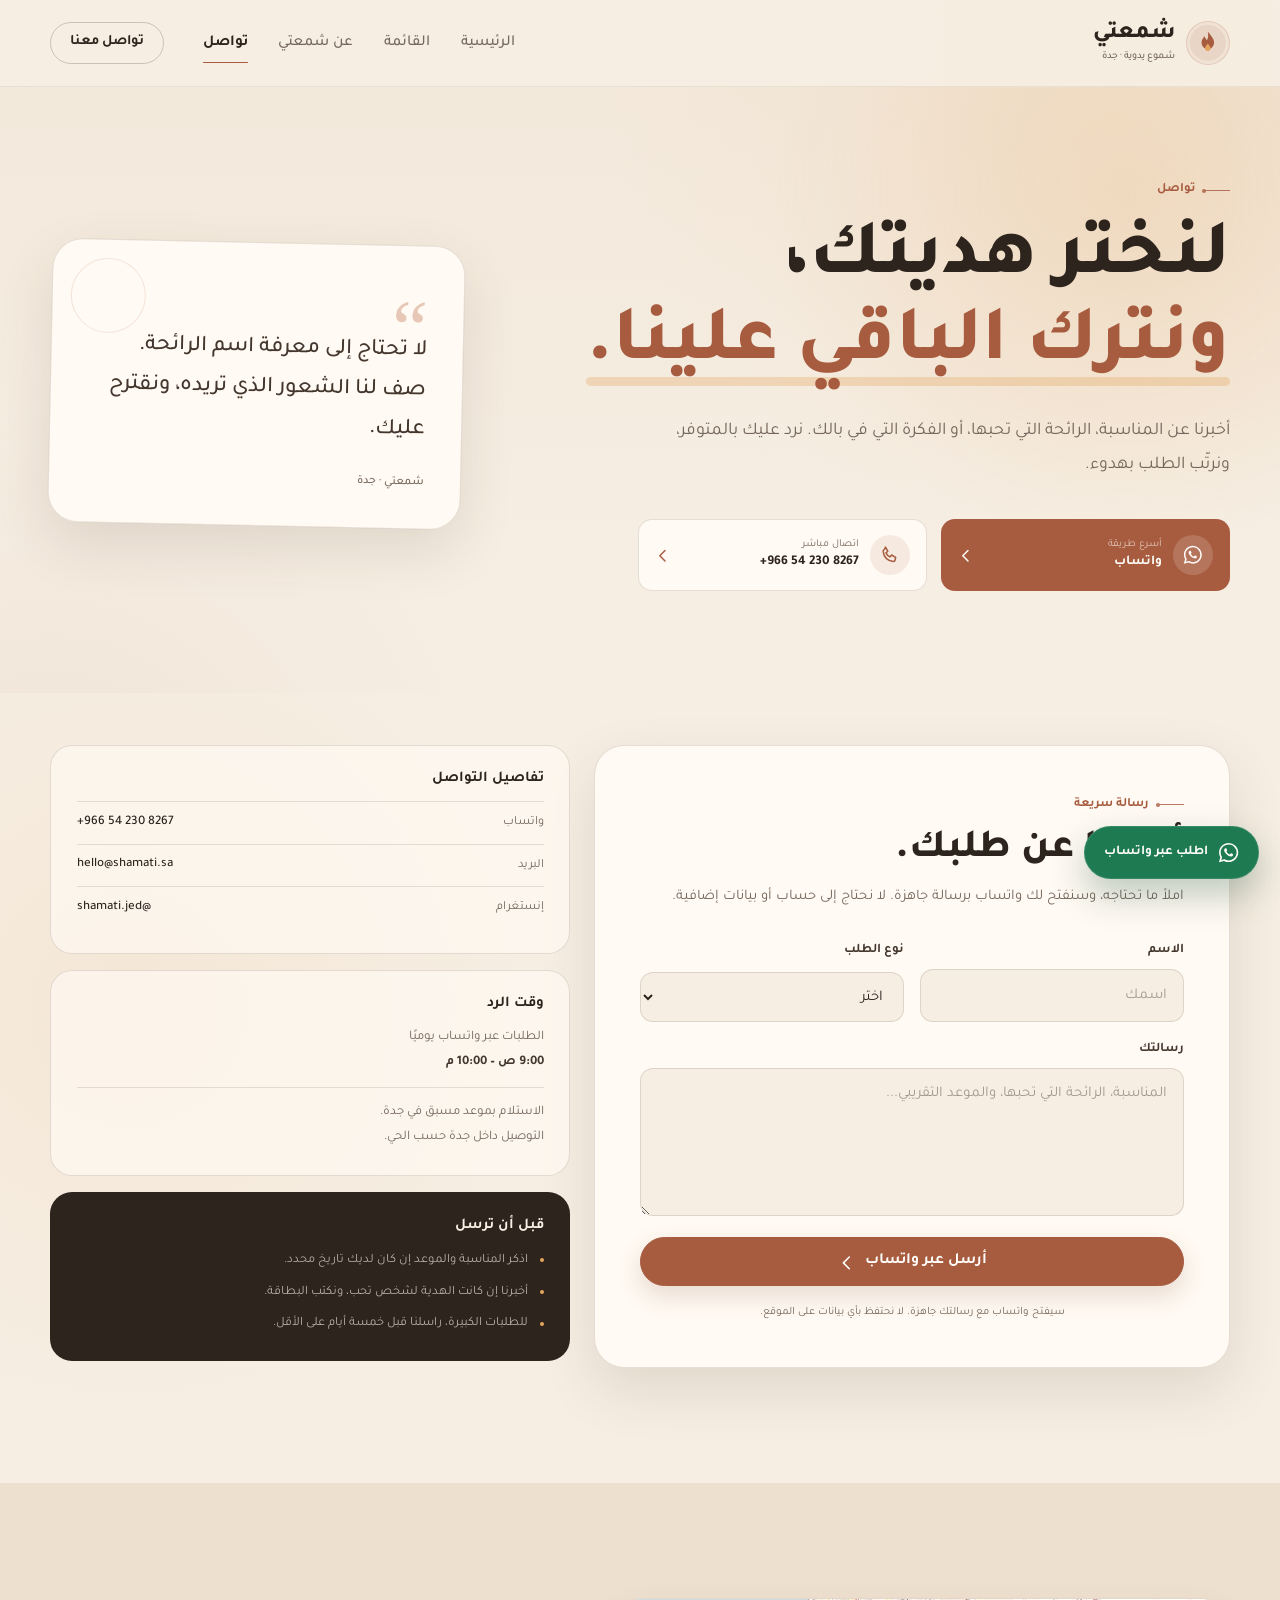
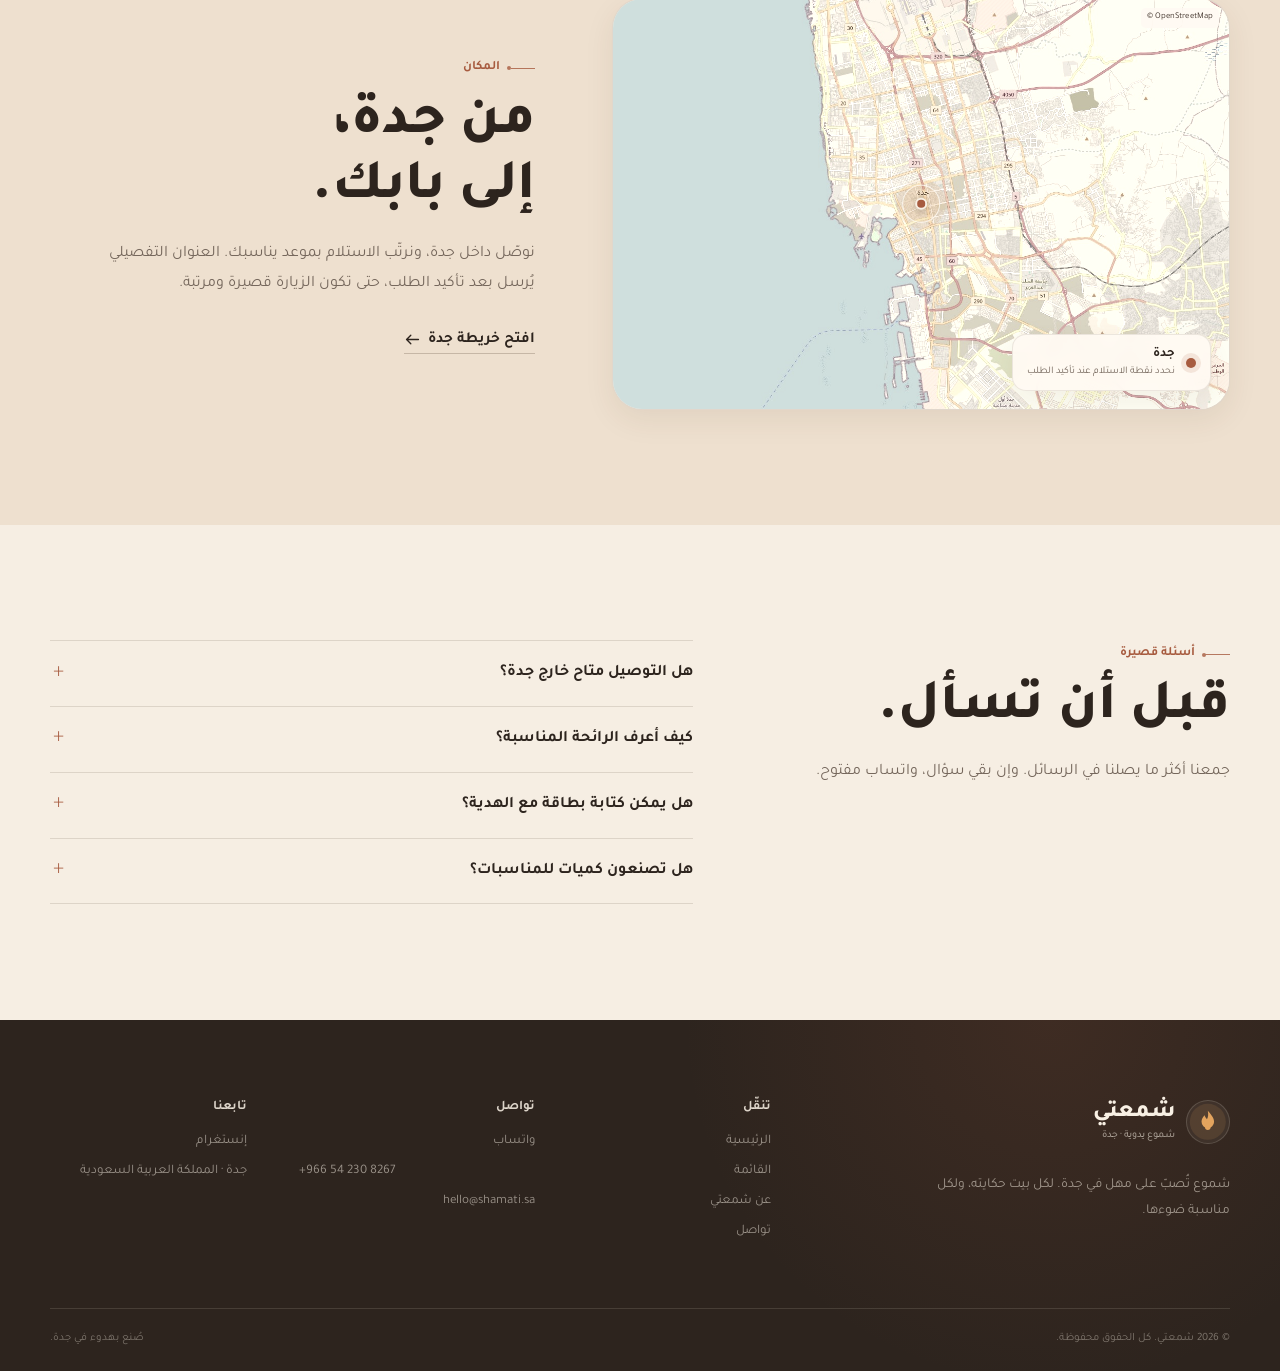
<file: contact.html>
<!DOCTYPE html>
<html lang="ar" dir="rtl">
<head>
  <meta charset="UTF-8">
  <meta name="viewport" content="width=device-width, initial-scale=1">
  <title>تواصل | شمعتي</title>
  <meta name="description" content="تواصل مع شمعتي في جدة عبر واتساب أو الهاتف. اطلب شمعة جاهزة، طقم هدية، أو طلبًا خاصًا لمناسبتك.">
  <meta name="theme-color" content="#F6EEE3">
  <link rel="icon" href="assets/favicon.svg" type="image/svg+xml">
  <link rel="preconnect" href="https://fonts.googleapis.com">
  <link rel="preconnect" href="https://fonts.gstatic.com" crossorigin>
  <link href="https://fonts.googleapis.com/css2?family=Tajawal:wght@300;400;500;700;800&display=swap" rel="stylesheet">
  <link rel="stylesheet" href="style.css">
</head>
<body class="page-contact">
  <a class="skip-link" href="#main">تخطي إلى المحتوى</a>

  <header class="site-header">
    <div class="shell header-inner">
      <a class="brand" href="index.html" aria-label="شمعتي — الصفحة الرئيسية">
        <span class="brand-mark" aria-hidden="true">
          <svg viewBox="0 0 48 48"><circle cx="24" cy="24" r="23" fill="currentColor" opacity=".1"/><path d="M24 10c4.8 5.8 8 9.2 8 14a8 8 0 1 1-16 0c0-3.1 1.6-5.6 3.9-8.2.8 2.3 1.7 3.8 3 4.8 1.7-2.6 2-6 1.1-10.6Z" fill="currentColor"/><path d="M24 24.8c2.2 2.7 3.5 4.4 3.5 6.1a3.5 3.5 0 1 1-7 0c0-1.7 1.3-3.4 3.5-6.1Z" fill="#E3A45E"/></svg>
        </span>
        <span class="brand-name">شمعتي<small>شموع يدوية · جدة</small></span>
      </a>

      <nav class="desktop-nav" aria-label="التنقل الرئيسي">
        <ul>
          <li><a href="index.html">الرئيسية</a></li>
          <li><a href="services.html">القائمة</a></li>
          <li><a href="about.html">عن شمعتي</a></li>
          <li><a href="contact.html" aria-current="page">تواصل</a></li>
        </ul>
      </nav>

      <a class="button button-outline header-cta" href="contact.html" aria-current="page">تواصل معنا</a>

      <details class="mobile-nav">
        <summary aria-label="فتح قائمة التنقل">
          <span class="menu-icon" aria-hidden="true"><span></span><span></span><span></span></span>
          <span class="sr-only">القائمة</span>
        </summary>
        <nav aria-label="قائمة الجوال">
          <ul>
            <li><a href="index.html">الرئيسية</a></li>
            <li><a href="services.html">القائمة</a></li>
            <li><a href="about.html">عن شمعتي</a></li>
            <li><a href="contact.html" aria-current="page">تواصل</a></li>
          </ul>
          <a class="button button-small" href="https://wa.me/966542308267" target="_blank" rel="noopener noreferrer">اطلب عبر واتساب</a>
        </nav>
      </details>
    </div>
  </header>

  <main id="main">
    <section class="contact-hero">
      <div class="shell contact-hero-grid">
        <div class="page-hero-copy">
          <p class="eyebrow"><span class="eyebrow-mark" aria-hidden="true"></span>تواصل</p>
          <h1>لنختر هديتك،<br><span class="accent">ونترك الباقي علينا.</span></h1>
          <p class="page-hero-lead">
            أخبرنا عن المناسبة، الرائحة التي تحبها، أو الفكرة التي في بالك.
            نرد عليك بالمتوفر، ونرتّب الطلب بهدوء.
          </p>
          <div class="contact-quick">
            <a class="quick-card quick-card-whatsapp" href="https://wa.me/966542308267?text=مرحبًا%20شمعتي،%20أرغب%20بطلب%20شمعة." target="_blank" rel="noopener noreferrer">
              <span class="quick-icon" aria-hidden="true">
                <svg viewBox="0 0 24 24"><path d="M19.05 4.91A9.82 9.82 0 0 0 12.04 2C6.58 2 2.13 6.45 2.13 11.91c0 1.75.46 3.45 1.32 4.95L2 22l5.25-1.38a9.9 9.9 0 0 0 4.79 1.22h.01c5.46 0 9.91-4.45 9.91-9.91 0-2.65-1.03-5.14-2.91-7.02ZM12.05 20.15h-.01a8.2 8.2 0 0 1-4.18-1.15l-.3-.18-3.12.82.83-3.04-.2-.31a8.18 8.18 0 0 1-1.26-4.38c0-4.54 3.7-8.23 8.24-8.23 2.2 0 4.27.86 5.82 2.42a8.18 8.18 0 0 1 2.41 5.82c0 4.54-3.7 8.23-8.23 8.23Z" fill="currentColor"/><path d="M16.16 13.53c-.23-.11-1.34-.66-1.55-.74-.21-.08-.36-.11-.51.11-.15.23-.58.74-.71.89-.13.15-.26.17-.49.06-.23-.11-.96-.35-1.82-1.12-.67-.6-1.12-1.34-1.25-1.57-.13-.23-.01-.35.1-.46.1-.1.23-.26.34-.4.11-.13.15-.23.23-.38.08-.15.04-.29-.02-.4-.06-.11-.51-1.23-.7-1.68-.18-.44-.37-.38-.51-.39-.13-.01-.29-.01-.45-.01-.15 0-.4.06-.61.29-.21.23-.8.78-.8 1.9s.82 2.2.93 2.35c.11.15 1.6 2.44 3.87 3.42.54.23.96.37 1.29.47.54.17 1.03.15 1.42.09.43-.06 1.34-.55 1.53-1.08.19-.53.19-.98.13-1.08-.06-.1-.21-.16-.44-.27Z" fill="currentColor"/></svg>
              </span>
              <span><small>أسرع طريقة</small><strong>واتساب</strong></span>
              <svg class="quick-arrow" viewBox="0 0 20 20" aria-hidden="true"><path d="M12.5 4.5 6 11l6.5 6.5" fill="none" stroke="currentColor" stroke-width="1.8" stroke-linecap="round" stroke-linejoin="round"/></svg>
            </a>
            <a class="quick-card" href="tel:+966542308267">
              <span class="quick-icon" aria-hidden="true">
                <svg viewBox="0 0 24 24"><path d="M7.2 3.5 9.8 8 7.7 9.9c1 2.1 2.3 3.5 4.4 4.4l1.9-2.1 4.5 2.6-.6 3.1c-.2 1-1.1 1.6-2.1 1.5C9.3 18.6 5.4 14.7 4.6 8.2c-.1-1 .5-1.9 1.5-2.1Z" fill="none" stroke="currentColor" stroke-width="1.7" stroke-linecap="round" stroke-linejoin="round"/></svg>
              </span>
              <span><small>اتصال مباشر</small><strong dir="ltr">+966 54 230 8267</strong></span>
              <svg class="quick-arrow" viewBox="0 0 20 20" aria-hidden="true"><path d="M12.5 4.5 6 11l6.5 6.5" fill="none" stroke="currentColor" stroke-width="1.8" stroke-linecap="round" stroke-linejoin="round"/></svg>
            </a>
          </div>
        </div>

        <div class="contact-hero-note">
          <span class="contact-note-mark" aria-hidden="true">“</span>
          <p>لا تحتاج إلى معرفة اسم الرائحة. صف لنا الشعور الذي تريده، ونقترح عليك.</p>
          <span class="contact-note-sign">شمعتي · جدة</span>
        </div>
      </div>
    </section>

    <section class="section contact-section" aria-labelledby="contact-title">
      <div class="shell contact-layout">
        <div class="contact-form-card">
          <p class="eyebrow"><span class="eyebrow-mark" aria-hidden="true"></span>رسالة سريعة</p>
          <h2 id="contact-title">أخبرنا عن طلبك.</h2>
          <p class="form-intro">املأ ما تحتاجه، وسنفتح لك واتساب برسالة جاهزة. لا نحتاج إلى حساب أو بيانات إضافية.</p>

          <form id="order-form" class="contact-form">
            <div class="form-grid">
              <label class="field">
                <span>الاسم</span>
                <input type="text" name="name" autocomplete="name" placeholder="اسمك" required>
              </label>
              <label class="field">
                <span>نوع الطلب</span>
                <select name="type" required>
                  <option value="" selected disabled>اختَر</option>
                  <option>شمعة جاهزة</option>
                  <option>طقم هدية</option>
                  <option>طلب خاص</option>
                  <option>مناسبة أو كمية</option>
                </select>
              </label>
            </div>

            <label class="field">
              <span>رسالتك</span>
              <textarea name="message" rows="5" placeholder="المناسبة، الرائحة التي تحبها، والموعد التقريبي..." required></textarea>
            </label>

            <button class="button form-submit" type="submit">
              أرسل عبر واتساب
              <svg class="button-icon" viewBox="0 0 20 20" aria-hidden="true"><path d="M12.5 4.5 6 11l6.5 6.5" fill="none" stroke="currentColor" stroke-width="1.8" stroke-linecap="round" stroke-linejoin="round"/></svg>
            </button>
            <p class="form-note">سيفتح واتساب مع رسالتك جاهزة. لا نحتفظ بأي بيانات على الموقع.</p>
          </form>
        </div>

        <aside class="contact-aside" aria-label="معلومات التواصل">
          <div class="contact-block">
            <h2>تفاصيل التواصل</h2>
            <a href="https://wa.me/966542308267" target="_blank" rel="noopener noreferrer">
              <span>واتساب</span>
              <strong dir="ltr">+966 54 230 8267</strong>
            </a>
            <a href="mailto:hello@shamati.sa">
              <span>البريد</span>
              <strong>hello@shamati.sa</strong>
            </a>
            <a href="https://instagram.com/shamati.jed" target="_blank" rel="noopener noreferrer">
              <span>إنستغرام</span>
              <strong>@shamati.jed</strong>
            </a>
          </div>

          <div class="contact-block">
            <h2>وقت الرد</h2>
            <p>الطلبات عبر واتساب يوميًا<br><strong>9:00 ص – 10:00 م</strong></p>
            <p>الاستلام بموعد مسبق في جدة.<br>التوصيل داخل جدة حسب الحي.</p>
          </div>

          <div class="contact-block contact-block-accent">
            <h2>قبل أن ترسل</h2>
            <ul>
              <li>اذكر المناسبة والموعد إن كان لديك تاريخ محدد.</li>
              <li>أخبرنا إن كانت الهدية لشخص تحب، ونكتب البطاقة.</li>
              <li>للطلبات الكبيرة، راسلنا قبل خمسة أيام على الأقل.</li>
            </ul>
          </div>
        </aside>
      </div>
    </section>

    <section class="section location-section" aria-labelledby="location-title">
      <div class="shell location-grid">
        <div class="map-card">
          <img src="assets/map-jeddah.jpg" alt="خريطة مدينة جدة على ساحل البحر الأحمر" width="1200" height="800">
          <span class="map-marker" aria-hidden="true"><span></span></span>
          <a class="map-credit" href="https://www.openstreetmap.org/copyright" target="_blank" rel="noopener noreferrer">© OpenStreetMap</a>
          <div class="map-pin-label">
            <span class="map-pin-dot" aria-hidden="true"></span>
            <span><strong>جدة</strong><small>نحدد نقطة الاستلام عند تأكيد الطلب</small></span>
          </div>
        </div>

        <div class="location-copy">
          <p class="eyebrow"><span class="eyebrow-mark" aria-hidden="true"></span>المكان</p>
          <h2 id="location-title">من جدة،<br>إلى بابك.</h2>
          <p>
            نوصّل داخل جدة، ونرتّب الاستلام بموعد يناسبك.
            العنوان التفصيلي يُرسل بعد تأكيد الطلب، حتى تكون الزيارة قصيرة ومرتبة.
          </p>
          <a class="text-link" href="https://maps.google.com/?q=Jeddah" target="_blank" rel="noopener noreferrer">
            افتح خريطة جدة
            <svg viewBox="0 0 20 20" aria-hidden="true"><path d="M3 10h14M12 5l5 5-5 5" fill="none" stroke="currentColor" stroke-width="1.6" stroke-linecap="round" stroke-linejoin="round"/></svg>
          </a>
        </div>
      </div>
    </section>

    <section class="section faq-section" aria-labelledby="faq-title">
      <div class="shell faq-layout">
        <div class="section-heading">
          <p class="eyebrow"><span class="eyebrow-mark" aria-hidden="true"></span>أسئلة قصيرة</p>
          <h2 id="faq-title">قبل أن تسأل.</h2>
          <p class="section-intro">جمعنا أكثر ما يصلنا في الرسائل. وإن بقي سؤال، واتساب مفتوح.</p>
        </div>

        <div class="faq-list">
          <details>
            <summary>هل التوصيل متاح خارج جدة؟</summary>
            <p>نوصّل حاليًا داخل جدة. للطلبات خارجها، نرتّب شحنًا خاصًا حسب الحجم والوجهة، ونؤكد التفاصيل قبل الطلب.</p>
          </details>
          <details>
            <summary>كيف أعرف الرائحة المناسبة؟</summary>
            <p>أخبرنا بالمناسبة والمزاج الذي تحبه. نقترح عليك اثنتين أو ثلاثًا من المتوفر، ونصف كل رائحة ببساطة قبل أن تختار.</p>
          </details>
          <details>
            <summary>هل يمكن كتابة بطاقة مع الهدية؟</summary>
            <p>نعم. أرسل لنا النص عند الطلب، ونكتبه على بطاقة صغيرة داخل العلبة. نراجع النص معك إن كان طويلًا.</p>
          </details>
          <details>
            <summary>هل تصنعون كميات للمناسبات؟</summary>
            <p>نعم، للمناسبات وهدايا الشركات. نفضّل أن يصلك الطلب قبل خمسة أيام على الأقل، حتى نجهّز الدفعة على مهل.</p>
          </details>
        </div>
      </div>
    </section>
  </main>

  <footer class="site-footer">
    <div class="shell footer-grid">
      <div class="footer-brand">
        <a class="brand brand-light" href="index.html" aria-label="شمعتي — الصفحة الرئيسية">
          <span class="brand-mark" aria-hidden="true">
            <svg viewBox="0 0 48 48"><circle cx="24" cy="24" r="23" fill="currentColor" opacity=".12"/><path d="M24 10c4.8 5.8 8 9.2 8 14a8 8 0 1 1-16 0c0-3.1 1.6-5.6 3.9-8.2.8 2.3 1.7 3.8 3 4.8 1.7-2.6 2-6 1.1-10.6Z" fill="currentColor"/><path d="M24 24.8c2.2 2.7 3.5 4.4 3.5 6.1a3.5 3.5 0 1 1-7 0c0-1.7 1.3-3.4 3.5-6.1Z" fill="#E3A45E"/></svg>
          </span>
          <span class="brand-name">شمعتي<small>شموع يدوية · جدة</small></span>
        </a>
        <p>شموع تُصبّ على مهل في جدة. لكل بيت حكايته، ولكل مناسبة ضوءها.</p>
      </div>

      <div class="footer-col">
        <h2>تنقّل</h2>
        <a href="index.html">الرئيسية</a>
        <a href="services.html">القائمة</a>
        <a href="about.html">عن شمعتي</a>
        <a href="contact.html">تواصل</a>
      </div>

      <div class="footer-col">
        <h2>تواصل</h2>
        <a href="https://wa.me/966542308267" target="_blank" rel="noopener noreferrer">واتساب</a>
        <a href="tel:+966542308267" dir="ltr">+966 54 230 8267</a>
        <a href="mailto:hello@shamati.sa">hello@shamati.sa</a>
      </div>

      <div class="footer-col">
        <h2>تابعنا</h2>
        <a href="https://instagram.com/shamati.jed" target="_blank" rel="noopener noreferrer">إنستغرام</a>
        <span>جدة · المملكة العربية السعودية</span>
      </div>
    </div>
    <div class="shell footer-bottom">
      <p>© 2026 شمعتي. كل الحقوق محفوظة.</p>
      <p>صُنع بهدوء في جدة.</p>
    </div>
  </footer>

  <a class="whatsapp-float" href="https://wa.me/966542308267?text=مرحبًا%20شمعتي،%20أرغب%20بمعرفة%20المزيد%20عن%20الشموع." target="_blank" rel="noopener noreferrer" aria-label="تواصل مع شمعتي عبر واتساب">
    <svg viewBox="0 0 24 24" aria-hidden="true">
      <path d="M19.05 4.91A9.82 9.82 0 0 0 12.04 2C6.58 2 2.13 6.45 2.13 11.91c0 1.75.46 3.45 1.32 4.95L2 22l5.25-1.38a9.9 9.9 0 0 0 4.79 1.22h.01c5.46 0 9.91-4.45 9.91-9.91 0-2.65-1.03-5.14-2.91-7.02ZM12.05 20.15h-.01a8.2 8.2 0 0 1-4.18-1.15l-.3-.18-3.12.82.83-3.04-.2-.31a8.18 8.18 0 0 1-1.26-4.38c0-4.54 3.7-8.23 8.24-8.23 2.2 0 4.27.86 5.82 2.42a8.18 8.18 0 0 1 2.41 5.82c0 4.54-3.7 8.23-8.23 8.23Z" fill="currentColor"/>
      <path d="M16.16 13.53c-.23-.11-1.34-.66-1.55-.74-.21-.08-.36-.11-.51.11-.15.23-.58.74-.71.89-.13.15-.26.17-.49.06-.23-.11-.96-.35-1.82-1.12-.67-.6-1.12-1.34-1.25-1.57-.13-.23-.01-.35.1-.46.1-.1.23-.26.34-.4.11-.13.15-.23.23-.38.08-.15.04-.29-.02-.4-.06-.11-.51-1.23-.7-1.68-.18-.44-.37-.38-.51-.39-.13-.01-.29-.01-.45-.01-.15 0-.4.06-.61.29-.21.23-.8.78-.8 1.9s.82 2.2.93 2.35c.11.15 1.6 2.44 3.87 3.42.54.23.96.37 1.29.47.54.17 1.03.15 1.42.09.43-.06 1.34-.55 1.53-1.08.19-.53.19-.98.13-1.08-.06-.1-.21-.16-.44-.27Z" fill="currentColor"/>
    </svg>
    <span>اطلب عبر واتساب</span>
  </a>

  <script>
    const orderForm = document.getElementById('order-form');
    if (orderForm) {
      orderForm.addEventListener('submit', function (event) {
        event.preventDefault();
        if (!orderForm.checkValidity()) {
          orderForm.reportValidity();
          return;
        }
        const data = new FormData(orderForm);
        const message = [
          'مرحبًا شمعتي،',
          'الاسم: ' + data.get('name'),
          'نوع الطلب: ' + data.get('type'),
          'الرسالة: ' + data.get('message')
        ].join('\n');
        const url = 'https://wa.me/966542308267?text=' + encodeURIComponent(message);
        window.open(url, '_blank', 'noopener');
      });
    }
  </script>
</body>
</html>
</file>
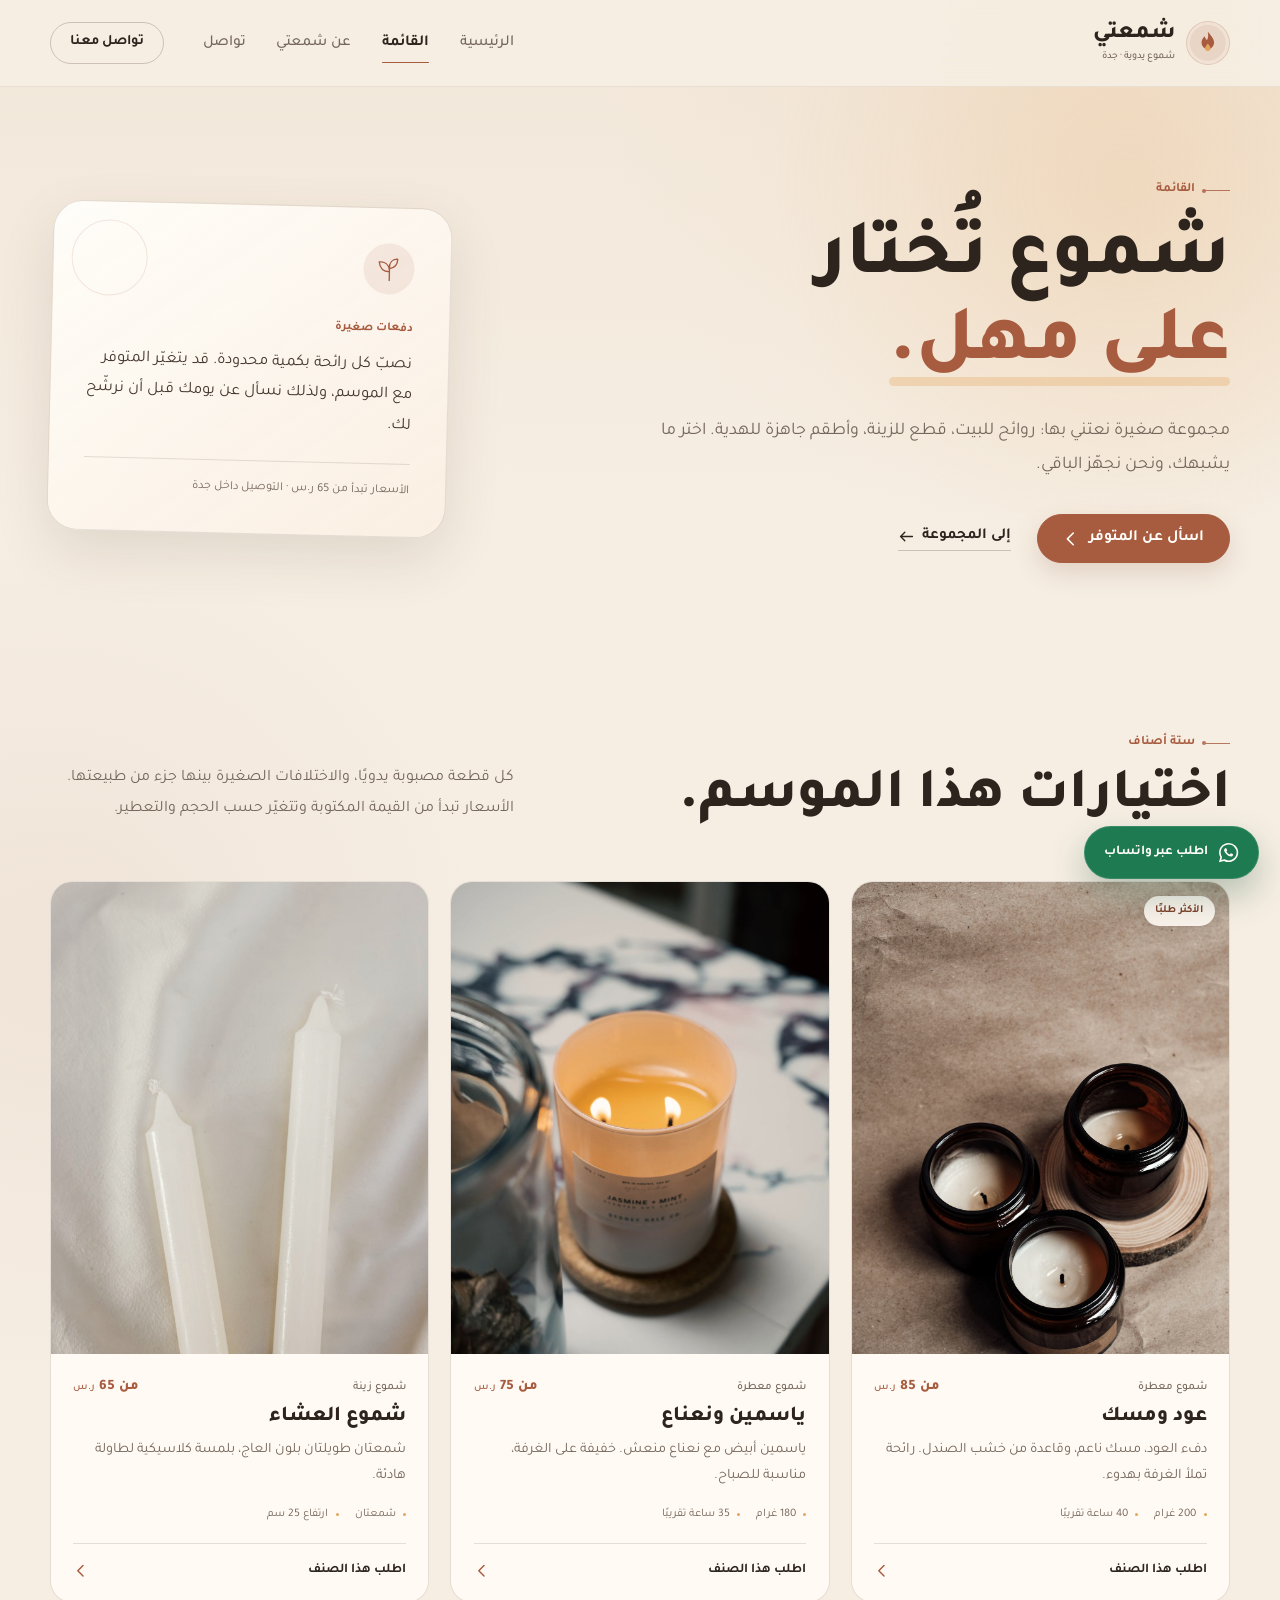
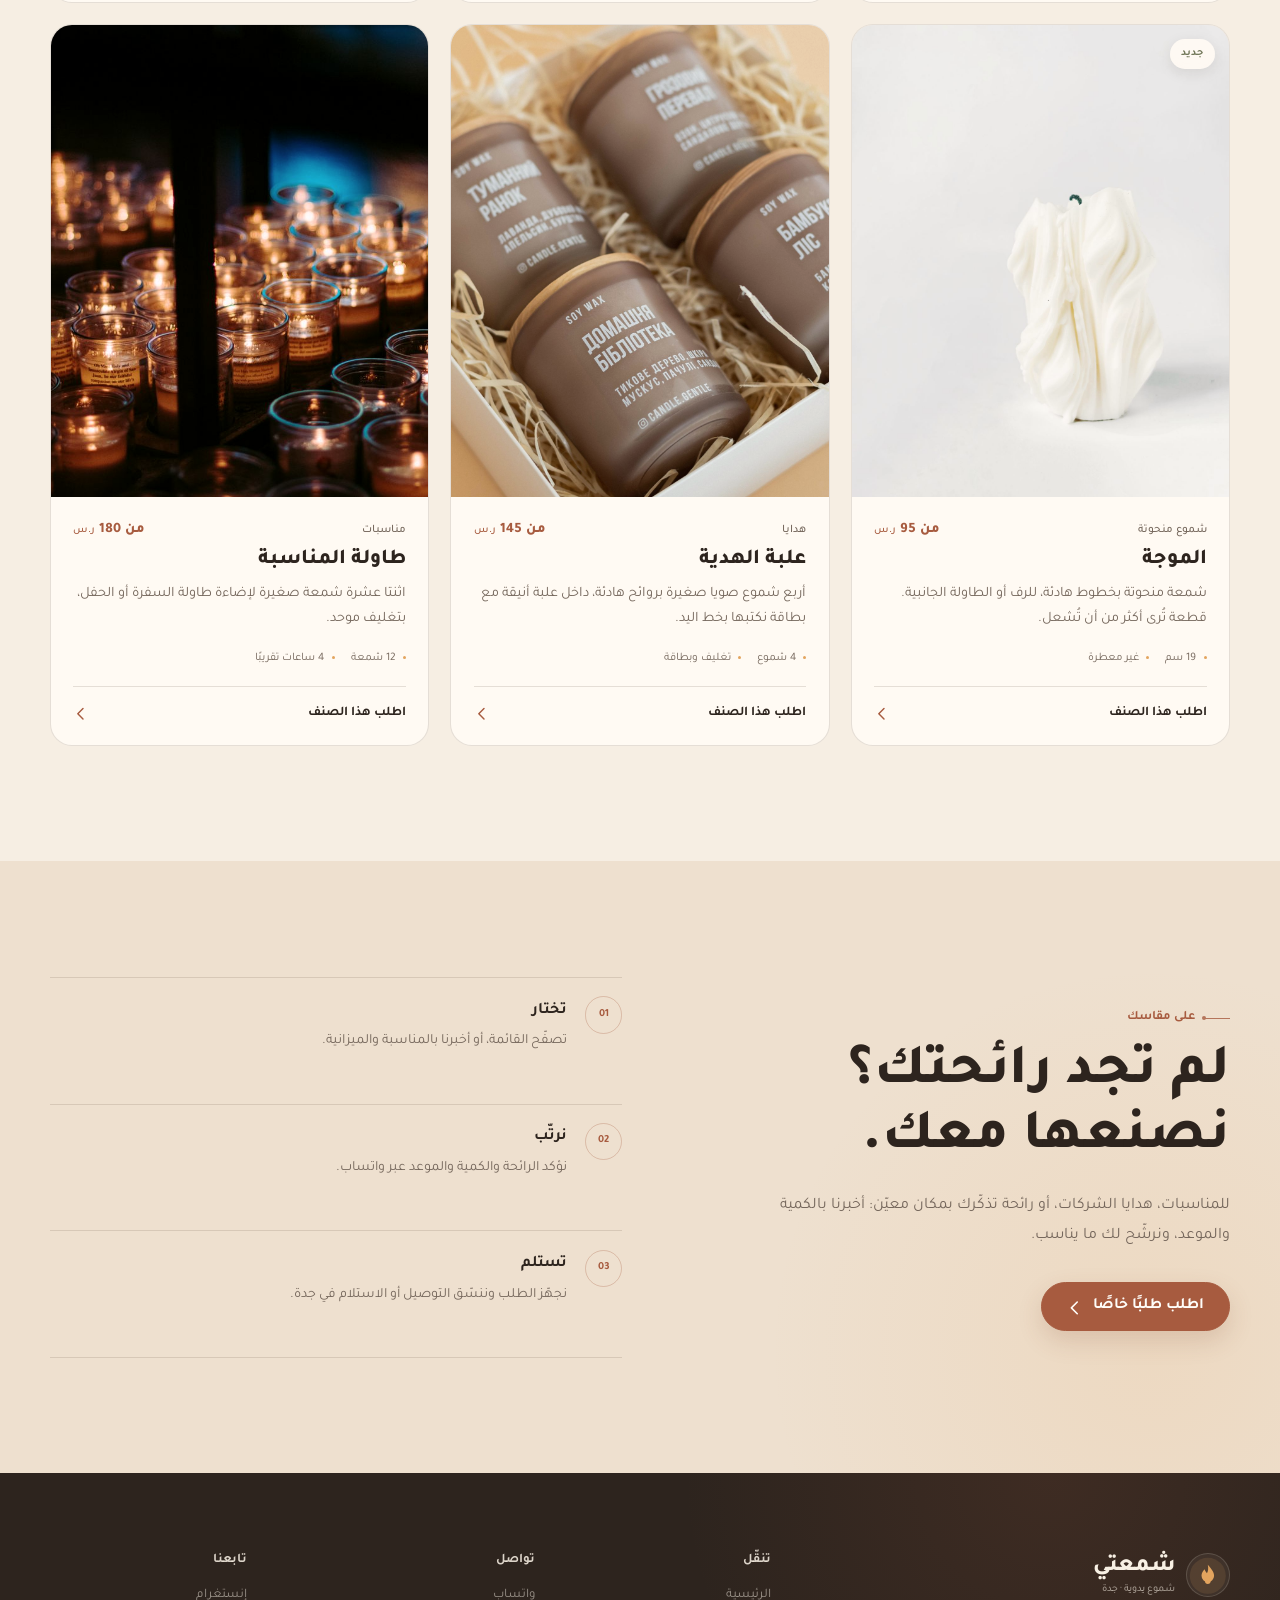
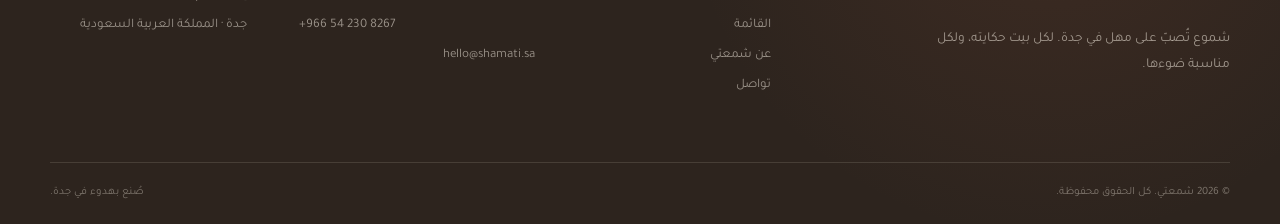
<file: services.html>
<!DOCTYPE html>
<html lang="ar" dir="rtl">
<head>
  <meta charset="UTF-8">
  <meta name="viewport" content="width=device-width, initial-scale=1">
  <title>القائمة | شمعتي</title>
  <meta name="description" content="قائمة شموع شمعتي: شموع معطرة، شموع زينة، أطقم هدايا، وشموع للمناسبات. أسعار تبدأ من 65 ر.س مع طلب عبر واتساب.">
  <meta name="theme-color" content="#F6EEE3">
  <link rel="icon" href="assets/favicon.svg" type="image/svg+xml">
  <link rel="preconnect" href="https://fonts.googleapis.com">
  <link rel="preconnect" href="https://fonts.gstatic.com" crossorigin>
  <link href="https://fonts.googleapis.com/css2?family=Tajawal:wght@300;400;500;700;800&display=swap" rel="stylesheet">
  <link rel="stylesheet" href="style.css">
</head>
<body class="page-services">
  <a class="skip-link" href="#main">تخطي إلى المحتوى</a>

  <header class="site-header">
    <div class="shell header-inner">
      <a class="brand" href="index.html" aria-label="شمعتي — الصفحة الرئيسية">
        <span class="brand-mark" aria-hidden="true">
          <svg viewBox="0 0 48 48"><circle cx="24" cy="24" r="23" fill="currentColor" opacity=".1"/><path d="M24 10c4.8 5.8 8 9.2 8 14a8 8 0 1 1-16 0c0-3.1 1.6-5.6 3.9-8.2.8 2.3 1.7 3.8 3 4.8 1.7-2.6 2-6 1.1-10.6Z" fill="currentColor"/><path d="M24 24.8c2.2 2.7 3.5 4.4 3.5 6.1a3.5 3.5 0 1 1-7 0c0-1.7 1.3-3.4 3.5-6.1Z" fill="#E3A45E"/></svg>
        </span>
        <span class="brand-name">شمعتي<small>شموع يدوية · جدة</small></span>
      </a>

      <nav class="desktop-nav" aria-label="التنقل الرئيسي">
        <ul>
          <li><a href="index.html">الرئيسية</a></li>
          <li><a href="services.html" aria-current="page">القائمة</a></li>
          <li><a href="about.html">عن شمعتي</a></li>
          <li><a href="contact.html">تواصل</a></li>
        </ul>
      </nav>

      <a class="button button-outline header-cta" href="contact.html">تواصل معنا</a>

      <details class="mobile-nav">
        <summary aria-label="فتح قائمة التنقل">
          <span class="menu-icon" aria-hidden="true"><span></span><span></span><span></span></span>
          <span class="sr-only">القائمة</span>
        </summary>
        <nav aria-label="قائمة الجوال">
          <ul>
            <li><a href="index.html">الرئيسية</a></li>
            <li><a href="services.html" aria-current="page">القائمة</a></li>
            <li><a href="about.html">عن شمعتي</a></li>
            <li><a href="contact.html">تواصل</a></li>
          </ul>
          <a class="button button-small" href="https://wa.me/966542308267" target="_blank" rel="noopener noreferrer">اطلب عبر واتساب</a>
        </nav>
      </details>
    </div>
  </header>

  <main id="main">
    <section class="page-hero">
      <div class="shell page-hero-grid">
        <div class="page-hero-copy">
          <p class="eyebrow"><span class="eyebrow-mark" aria-hidden="true"></span>القائمة</p>
          <h1>شموع تُختار<br><span class="accent">على مهل.</span></h1>
          <p class="page-hero-lead">
            مجموعة صغيرة نعتني بها: روائح للبيت، قطع للزينة، وأطقم جاهزة للهدية.
            اختر ما يشبهك، ونحن نجهّز الباقي.
          </p>
          <div class="hero-actions">
            <a class="button" href="https://wa.me/966542308267?text=مرحبًا%20شمعتي،%20أرغب%20بالاستفسار%20عن%20المتوفر%20اليوم." target="_blank" rel="noopener noreferrer">
              اسأل عن المتوفر
              <svg class="button-icon" viewBox="0 0 20 20" aria-hidden="true"><path d="M12.5 4.5 6 11l6.5 6.5" fill="none" stroke="currentColor" stroke-width="1.8" stroke-linecap="round" stroke-linejoin="round"/></svg>
            </a>
            <a class="text-link" href="#collection">
              إلى المجموعة
              <svg viewBox="0 0 20 20" aria-hidden="true"><path d="M3 10h14M12 5l5 5-5 5" fill="none" stroke="currentColor" stroke-width="1.6" stroke-linecap="round" stroke-linejoin="round"/></svg>
            </a>
          </div>
        </div>

        <aside class="menu-note" aria-label="ملاحظة عن القائمة">
          <span class="menu-note-icon" aria-hidden="true">
            <svg viewBox="0 0 40 40"><path d="M20 34V14M20 23c-7 0-12-4-13-12 7-1 12 3 13 10M20 19c6-1 10-5 10-12-6 0-10 4-10 10" fill="none" stroke="currentColor" stroke-width="1.7" stroke-linecap="round" stroke-linejoin="round"/></svg>
          </span>
          <p class="menu-note-label">دفعات صغيرة</p>
          <p>نصبّ كل رائحة بكمية محدودة. قد يتغيّر المتوفر مع الموسم، ولذلك نسأل عن يومك قبل أن نرشّح لك.</p>
          <span class="menu-note-line" aria-hidden="true"></span>
          <p class="menu-note-small">الأسعار تبدأ من 65 ر.س · التوصيل داخل جدة</p>
        </aside>
      </div>
    </section>

    <section class="section collection" id="collection" aria-labelledby="collection-title">
      <div class="shell">
        <div class="section-heading section-heading-row">
          <div>
            <p class="eyebrow"><span class="eyebrow-mark" aria-hidden="true"></span>ستة أصناف</p>
            <h2 id="collection-title">اختيارات هذا الموسم.</h2>
          </div>
          <p class="section-intro">
            كل قطعة مصبوبة يدويًا، والاختلافات الصغيرة بينها جزء من طبيعتها.
            الأسعار تبدأ من القيمة المكتوبة وتتغيّر حسب الحجم والتعطير.
          </p>
        </div>

        <div class="product-grid">
          <article class="product-card">
            <div class="product-media">
              <img src="assets/product-oud.jpg" alt="ثلاث شموع معطرة في برطمانات عنبرية على قاعدة خشبية" width="1200" height="1800">
              <span class="product-tag">الأكثر طلبًا</span>
            </div>
            <div class="product-body">
              <div class="product-meta">
                <span>شموع معطرة</span>
                <span class="product-price">من 85 <small>ر.س</small></span>
              </div>
              <h3>عود ومسك</h3>
              <p>دفء العود، مسك ناعم، وقاعدة من خشب الصندل. رائحة تملأ الغرفة بهدوء.</p>
              <ul class="product-notes">
                <li>200 غرام</li>
                <li>40 ساعة تقريبًا</li>
              </ul>
              <a class="product-link" href="https://wa.me/966542308267?text=مرحبًا%20شمعتي،%20أرغب%20بطلب%20شمعة%20عود%20ومسك." target="_blank" rel="noopener noreferrer">
                اطلب هذا الصنف
                <svg viewBox="0 0 20 20" aria-hidden="true"><path d="M12.5 4.5 6 11l6.5 6.5" fill="none" stroke="currentColor" stroke-width="1.8" stroke-linecap="round" stroke-linejoin="round"/></svg>
              </a>
            </div>
          </article>

          <article class="product-card">
            <div class="product-media">
              <img src="assets/product-jasmine.jpg" alt="شمعة ياسمين مضاءة وسط أوراق خضراء في أجواء دافئة" width="1200" height="1800">
            </div>
            <div class="product-body">
              <div class="product-meta">
                <span>شموع معطرة</span>
                <span class="product-price">من 75 <small>ر.س</small></span>
              </div>
              <h3>ياسمين ونعناع</h3>
              <p>ياسمين أبيض مع نعناع منعش. خفيفة على الغرفة، مناسبة للصباح.</p>
              <ul class="product-notes">
                <li>180 غرام</li>
                <li>35 ساعة تقريبًا</li>
              </ul>
              <a class="product-link" href="https://wa.me/966542308267?text=مرحبًا%20شمعتي،%20أرغب%20بطلب%20شمعة%20ياسمين%20ونعناع." target="_blank" rel="noopener noreferrer">
                اطلب هذا الصنف
                <svg viewBox="0 0 20 20" aria-hidden="true"><path d="M12.5 4.5 6 11l6.5 6.5" fill="none" stroke="currentColor" stroke-width="1.8" stroke-linecap="round" stroke-linejoin="round"/></svg>
              </a>
            </div>
          </article>

          <article class="product-card">
            <div class="product-media">
              <img src="assets/product-taper.jpg" alt="شمعتا عشاء عاجيتان على قاعدة دافئة وقماش ناعم" width="1200" height="1800">
            </div>
            <div class="product-body">
              <div class="product-meta">
                <span>شموع زينة</span>
                <span class="product-price">من 65 <small>ر.س</small></span>
              </div>
              <h3>شموع العشاء</h3>
              <p>شمعتان طويلتان بلون العاج، بلمسة كلاسيكية لطاولة هادئة.</p>
              <ul class="product-notes">
                <li>شمعتان</li>
                <li>ارتفاع 25 سم</li>
              </ul>
              <a class="product-link" href="https://wa.me/966542308267?text=مرحبًا%20شمعتي،%20أرغب%20بطلب%20طقم%20شموع%20العشاء." target="_blank" rel="noopener noreferrer">
                اطلب هذا الصنف
                <svg viewBox="0 0 20 20" aria-hidden="true"><path d="M12.5 4.5 6 11l6.5 6.5" fill="none" stroke="currentColor" stroke-width="1.8" stroke-linecap="round" stroke-linejoin="round"/></svg>
              </a>
            </div>
          </article>

          <article class="product-card">
            <div class="product-media">
              <img src="assets/product-sculpt.jpg" alt="شمعة منحوتة ملتوية بلون العاج على خلفية هادئة" width="1200" height="1600">
              <span class="product-tag product-tag-soft">جديد</span>
            </div>
            <div class="product-body">
              <div class="product-meta">
                <span>شموع منحوتة</span>
                <span class="product-price">من 95 <small>ر.س</small></span>
              </div>
              <h3>الموجة</h3>
              <p>شمعة منحوتة بخطوط هادئة، للرف أو الطاولة الجانبية. قطعة تُرى أكثر من أن تُشعل.</p>
              <ul class="product-notes">
                <li>19 سم</li>
                <li>غير معطرة</li>
              </ul>
              <a class="product-link" href="https://wa.me/966542308267?text=مرحبًا%20شمعتي،%20أرغب%20بطلب%20شمعة%20الموجة%20المنحوتة." target="_blank" rel="noopener noreferrer">
                اطلب هذا الصنف
                <svg viewBox="0 0 20 20" aria-hidden="true"><path d="M12.5 4.5 6 11l6.5 6.5" fill="none" stroke="currentColor" stroke-width="1.8" stroke-linecap="round" stroke-linejoin="round"/></svg>
              </a>
            </div>
          </article>

          <article class="product-card">
            <div class="product-media">
              <img src="assets/product-gift.jpg" alt="علبة هدية تضم أربع شموع صويا صغيرة بألوان ترابية" width="1200" height="1798">
            </div>
            <div class="product-body">
              <div class="product-meta">
                <span>هدايا</span>
                <span class="product-price">من 145 <small>ر.س</small></span>
              </div>
              <h3>علبة الهدية</h3>
              <p>أربع شموع صويا صغيرة بروائح هادئة، داخل علبة أنيقة مع بطاقة نكتبها بخط اليد.</p>
              <ul class="product-notes">
                <li>4 شموع</li>
                <li>تغليف وبطاقة</li>
              </ul>
              <a class="product-link" href="https://wa.me/966542308267?text=مرحبًا%20شمعتي،%20أرغب%20بطلب%20علبة%20الهدية." target="_blank" rel="noopener noreferrer">
                اطلب هذا الصنف
                <svg viewBox="0 0 20 20" aria-hidden="true"><path d="M12.5 4.5 6 11l6.5 6.5" fill="none" stroke="currentColor" stroke-width="1.8" stroke-linecap="round" stroke-linejoin="round"/></svg>
              </a>
            </div>
          </article>

          <article class="product-card">
            <div class="product-media">
              <img src="assets/product-event.jpg" alt="شموع صغيرة مضاءة في كؤوس زجاجية على طاولة داكنة" width="1200" height="800">
            </div>
            <div class="product-body">
              <div class="product-meta">
                <span>مناسبات</span>
                <span class="product-price">من 180 <small>ر.س</small></span>
              </div>
              <h3>طاولة المناسبة</h3>
              <p>اثنتا عشرة شمعة صغيرة لإضاءة طاولة السفرة أو الحفل، بتغليف موحد.</p>
              <ul class="product-notes">
                <li>12 شمعة</li>
                <li>4 ساعات تقريبًا</li>
              </ul>
              <a class="product-link" href="https://wa.me/966542308267?text=مرحبًا%20شمعتي،%20أرغب%20بطلب%20شموع%20طاولة%20المناسبة." target="_blank" rel="noopener noreferrer">
                اطلب هذا الصنف
                <svg viewBox="0 0 20 20" aria-hidden="true"><path d="M12.5 4.5 6 11l6.5 6.5" fill="none" stroke="currentColor" stroke-width="1.8" stroke-linecap="round" stroke-linejoin="round"/></svg>
              </a>
            </div>
          </article>
        </div>
      </div>
    </section>

    <section class="section custom-order" aria-labelledby="custom-title">
      <div class="shell custom-order-grid">
        <div>
          <p class="eyebrow"><span class="eyebrow-mark" aria-hidden="true"></span>على مقاسك</p>
          <h2 id="custom-title">لم تجد رائحتك؟<br>نصنعها معك.</h2>
          <p>
            للمناسبات، هدايا الشركات، أو رائحة تذكّرك بمكان معيّن:
            أخبرنا بالكمية والموعد، ونرشّح لك ما يناسب.
          </p>
          <a class="button" href="https://wa.me/966542308267?text=مرحبًا%20شمعتي،%20أرغب%20بطلب%20خاص%20لمناسبة." target="_blank" rel="noopener noreferrer">
            اطلب طلبًا خاصًا
            <svg class="button-icon" viewBox="0 0 20 20" aria-hidden="true"><path d="M12.5 4.5 6 11l6.5 6.5" fill="none" stroke="currentColor" stroke-width="1.8" stroke-linecap="round" stroke-linejoin="round"/></svg>
          </a>
        </div>

        <ol class="order-steps">
          <li>
            <span class="step-number">01</span>
            <div><strong>تختار</strong><p>تصفّح القائمة، أو أخبرنا بالمناسبة والميزانية.</p></div>
          </li>
          <li>
            <span class="step-number">02</span>
            <div><strong>نرتّب</strong><p>نؤكد الرائحة والكمية والموعد عبر واتساب.</p></div>
          </li>
          <li>
            <span class="step-number">03</span>
            <div><strong>تستلم</strong><p>نجهّز الطلب وننسّق التوصيل أو الاستلام في جدة.</p></div>
          </li>
        </ol>
      </div>
    </section>
  </main>

  <footer class="site-footer">
    <div class="shell footer-grid">
      <div class="footer-brand">
        <a class="brand brand-light" href="index.html" aria-label="شمعتي — الصفحة الرئيسية">
          <span class="brand-mark" aria-hidden="true">
            <svg viewBox="0 0 48 48"><circle cx="24" cy="24" r="23" fill="currentColor" opacity=".12"/><path d="M24 10c4.8 5.8 8 9.2 8 14a8 8 0 1 1-16 0c0-3.1 1.6-5.6 3.9-8.2.8 2.3 1.7 3.8 3 4.8 1.7-2.6 2-6 1.1-10.6Z" fill="currentColor"/><path d="M24 24.8c2.2 2.7 3.5 4.4 3.5 6.1a3.5 3.5 0 1 1-7 0c0-1.7 1.3-3.4 3.5-6.1Z" fill="#E3A45E"/></svg>
          </span>
          <span class="brand-name">شمعتي<small>شموع يدوية · جدة</small></span>
        </a>
        <p>شموع تُصبّ على مهل في جدة. لكل بيت حكايته، ولكل مناسبة ضوءها.</p>
      </div>

      <div class="footer-col">
        <h2>تنقّل</h2>
        <a href="index.html">الرئيسية</a>
        <a href="services.html">القائمة</a>
        <a href="about.html">عن شمعتي</a>
        <a href="contact.html">تواصل</a>
      </div>

      <div class="footer-col">
        <h2>تواصل</h2>
        <a href="https://wa.me/966542308267" target="_blank" rel="noopener noreferrer">واتساب</a>
        <a href="tel:+966542308267" dir="ltr">+966 54 230 8267</a>
        <a href="mailto:hello@shamati.sa">hello@shamati.sa</a>
      </div>

      <div class="footer-col">
        <h2>تابعنا</h2>
        <a href="https://instagram.com/shamati.jed" target="_blank" rel="noopener noreferrer">إنستغرام</a>
        <span>جدة · المملكة العربية السعودية</span>
      </div>
    </div>
    <div class="shell footer-bottom">
      <p>© 2026 شمعتي. كل الحقوق محفوظة.</p>
      <p>صُنع بهدوء في جدة.</p>
    </div>
  </footer>

  <a class="whatsapp-float" href="https://wa.me/966542308267?text=مرحبًا%20شمعتي،%20أرغب%20بمعرفة%20المزيد%20عن%20الشموع." target="_blank" rel="noopener noreferrer" aria-label="تواصل مع شمعتي عبر واتساب">
    <svg viewBox="0 0 24 24" aria-hidden="true">
      <path d="M19.05 4.91A9.82 9.82 0 0 0 12.04 2C6.58 2 2.13 6.45 2.13 11.91c0 1.75.46 3.45 1.32 4.95L2 22l5.25-1.38a9.9 9.9 0 0 0 4.79 1.22h.01c5.46 0 9.91-4.45 9.91-9.91 0-2.65-1.03-5.14-2.91-7.02ZM12.05 20.15h-.01a8.2 8.2 0 0 1-4.18-1.15l-.3-.18-3.12.82.83-3.04-.2-.31a8.18 8.18 0 0 1-1.26-4.38c0-4.54 3.7-8.23 8.24-8.23 2.2 0 4.27.86 5.82 2.42a8.18 8.18 0 0 1 2.41 5.82c0 4.54-3.7 8.23-8.23 8.23Z" fill="currentColor"/>
      <path d="M16.16 13.53c-.23-.11-1.34-.66-1.55-.74-.21-.08-.36-.11-.51.11-.15.23-.58.74-.71.89-.13.15-.26.17-.49.06-.23-.11-.96-.35-1.82-1.12-.67-.6-1.12-1.34-1.25-1.57-.13-.23-.01-.35.1-.46.1-.1.23-.26.34-.4.11-.13.15-.23.23-.38.08-.15.04-.29-.02-.4-.06-.11-.51-1.23-.7-1.68-.18-.44-.37-.38-.51-.39-.13-.01-.29-.01-.45-.01-.15 0-.4.06-.61.29-.21.23-.8.78-.8 1.9s.82 2.2.93 2.35c.11.15 1.6 2.44 3.87 3.42.54.23.96.37 1.29.47.54.17 1.03.15 1.42.09.43-.06 1.34-.55 1.53-1.08.19-.53.19-.98.13-1.08-.06-.1-.21-.16-.44-.27Z" fill="currentColor"/>
    </svg>
    <span>اطلب عبر واتساب</span>
  </a>
</body>
</html>
</file>
<file: style.css>
/* =========================================================
   شمعتي — shared stylesheet
   Warm, quiet, editorial. RTL-first with logical properties.
   ========================================================= */

:root {
  --bg: #f6eee3;
  --bg-deep: #eee0cf;
  --surface: #fffaf3;
  --surface-soft: #fbf2e7;
  --ink: #2d241e;
  --ink-soft: #44372e;
  --muted: #75675c;
  --line: rgba(74, 52, 37, 0.14);
  --line-strong: rgba(74, 52, 37, 0.24);
  --clay: #a75b3f;
  --clay-dark: #7e402a;
  --clay-deep: #5f3020;
  --clay-soft: #e7c7b5;
  --amber: #e3a45e;
  --amber-soft: #f1d2a5;
  --olive: #73795b;
  --sage: #9ca185;
  --cream: #f8f0e4;
  --white: #fffdf9;
  --whatsapp: #1d7a51;
  --shadow-sm: 0 10px 30px rgba(73, 46, 29, 0.08);
  --shadow-md: 0 22px 55px rgba(73, 46, 29, 0.12);
  --shadow-lg: 0 34px 80px rgba(73, 46, 29, 0.16);
  --radius-sm: 14px;
  --radius-md: 22px;
  --radius-lg: 30px;
  --radius-xl: 40px;
  --shell: min(1180px, calc(100% - clamp(2.25rem, 6vw, 5rem)));
  --font: "Tajawal", "Segoe UI", Tahoma, sans-serif;
  --ease: cubic-bezier(0.22, 1, 0.36, 1);
}

*,
*::before,
*::after {
  box-sizing: border-box;
}

html {
  scroll-behavior: smooth;
  scroll-padding-block-start: 6rem;
  -webkit-text-size-adjust: 100%;
}

body {
  min-height: 100vh;
  margin: 0;
  overflow-x: clip;
  background-color: var(--bg);
  background-image:
    radial-gradient(circle at 86% 2%, rgba(227, 164, 94, 0.13), transparent 31rem),
    radial-gradient(circle at 4% 28%, rgba(167, 91, 63, 0.07), transparent 27rem);
  color: var(--ink);
  font-family: var(--font);
  font-size: 1rem;
  font-weight: 400;
  line-height: 1.7;
  text-rendering: optimizeLegibility;
  -webkit-font-smoothing: antialiased;
}

body,
button,
input,
select,
textarea {
  font-family: var(--font);
}

h1,
h2,
h3,
h4,
p,
figure,
blockquote,
dl,
dd {
  margin: 0;
}

h1,
h2,
h3,
h4 {
  color: var(--ink);
  font-weight: 800;
  line-height: 1.15;
  text-wrap: balance;
}

ul,
ol {
  margin: 0;
  padding: 0;
}

img,
svg {
  display: block;
  max-width: 100%;
}

img {
  height: auto;
}

a {
  color: inherit;
  text-decoration: none;
}

button,
input,
select,
textarea {
  color: inherit;
}

button {
  cursor: pointer;
}

::selection {
  background: var(--clay);
  color: var(--white);
}

:focus-visible {
  outline: 2px solid var(--clay);
  outline-offset: 4px;
}

.skip-link {
  position: fixed;
  inset-block-start: 0.75rem;
  inset-inline-start: 0.75rem;
  z-index: 200;
  padding: 0.7rem 1.1rem;
  border-radius: 999px;
  background: var(--ink);
  color: var(--cream);
  font-size: 0.9rem;
  font-weight: 700;
  transform: translateY(-160%);
  transition: transform 0.2s ease;
}

.skip-link:focus {
  transform: translateY(0);
}

.sr-only {
  position: absolute;
  width: 1px;
  height: 1px;
  padding: 0;
  margin: -1px;
  overflow: hidden;
  clip: rect(0, 0, 0, 0);
  white-space: nowrap;
  border: 0;
}

.shell {
  width: var(--shell);
  margin-inline: auto;
}

.section {
  padding-block: clamp(4.5rem, 9vw, 7.5rem);
}

/* ----------------------------- Buttons ----------------------------- */

.button {
  display: inline-flex;
  align-items: center;
  justify-content: center;
  gap: 0.55rem;
  min-height: 3.05rem;
  padding: 0.8rem 1.55rem;
  border: 1px solid var(--clay);
  border-radius: 999px;
  background: var(--clay);
  box-shadow: 0 10px 24px rgba(126, 64, 42, 0.17);
  color: var(--white);
  font-size: 0.98rem;
  font-weight: 700;
  line-height: 1.2;
  text-align: center;
  transition:
    background 0.25s var(--ease),
    border-color 0.25s var(--ease),
    color 0.25s var(--ease),
    transform 0.25s var(--ease),
    box-shadow 0.25s var(--ease);
}

.button:hover {
  border-color: var(--clay-dark);
  background: var(--clay-dark);
  box-shadow: 0 14px 30px rgba(126, 64, 42, 0.23);
  transform: translateY(-2px);
}

.button-icon {
  width: 18px;
  height: 18px;
  flex: 0 0 auto;
}

.button-outline {
  border-color: var(--line-strong);
  background: transparent;
  box-shadow: none;
  color: var(--ink);
}

.button-outline:hover {
  border-color: var(--clay);
  background: var(--clay);
  color: var(--white);
}

.button-small {
  min-height: 2.7rem;
  padding: 0.65rem 1.2rem;
  font-size: 0.9rem;
}

.button-ghost {
  border-color: var(--line-strong);
  background: transparent;
  box-shadow: none;
  color: var(--ink);
}

.button-ghost:hover {
  border-color: var(--clay);
  background: var(--clay);
  color: var(--white);
}

.text-link {
  display: inline-flex;
  align-items: center;
  gap: 0.45rem;
  padding-block-end: 0.2rem;
  border-block-end: 1px solid var(--line-strong);
  color: var(--ink);
  font-size: 0.96rem;
  font-weight: 700;
  line-height: 1.4;
  transition:
    color 0.2s ease,
    border-color 0.2s ease;
}

.text-link svg {
  width: 17px;
  height: 17px;
  flex: 0 0 auto;
  transform: scaleX(-1);
  transition: transform 0.2s var(--ease);
}

.text-link:hover {
  border-color: var(--clay);
  color: var(--clay);
}

.text-link:hover svg {
  transform: scaleX(-1) translateX(-3px);
}

.text-link-light {
  border-color: rgba(248, 240, 228, 0.36);
  color: var(--cream);
}

.text-link-light:hover {
  border-color: var(--amber);
  color: var(--amber);
}

/* ----------------------------- Header ----------------------------- */

.site-header {
  position: sticky;
  inset-block-start: 0;
  z-index: 90;
  border-block-end: 1px solid rgba(74, 52, 37, 0.08);
  background: rgba(246, 238, 227, 0.88);
  -webkit-backdrop-filter: blur(18px);
  backdrop-filter: blur(18px);
}

.header-inner {
  display: flex;
  align-items: center;
  gap: clamp(1.25rem, 3vw, 2.6rem);
  min-height: 5.35rem;
}

.brand {
  display: inline-flex;
  align-items: center;
  gap: 0.7rem;
  flex: 0 0 auto;
  margin-inline-end: auto;
}

.brand-mark {
  display: grid;
  width: 2.75rem;
  height: 2.75rem;
  place-items: center;
  border: 1px solid rgba(167, 91, 63, 0.2);
  border-radius: 50%;
  background: rgba(167, 91, 63, 0.07);
  color: var(--clay);
}

.brand-mark svg {
  width: 2.35rem;
  height: 2.35rem;
}

.brand-name {
  display: flex;
  flex-direction: column;
  color: var(--ink);
  font-size: 1.45rem;
  font-weight: 800;
  line-height: 1;
}

.brand-name small {
  margin-block-start: 0.38rem;
  color: var(--muted);
  font-size: 0.64rem;
  font-weight: 500;
  line-height: 1.2;
}

.brand-light .brand-mark {
  border-color: rgba(248, 240, 228, 0.16);
  background: rgba(248, 240, 228, 0.05);
  color: var(--amber);
}

.brand-light .brand-name {
  color: var(--cream);
}

.brand-light .brand-name small {
  color: rgba(248, 240, 228, 0.56);
}

.desktop-nav ul {
  display: flex;
  align-items: center;
  gap: clamp(1.15rem, 2.4vw, 2.1rem);
  list-style: none;
}

.desktop-nav a {
  position: relative;
  display: inline-block;
  padding-block: 0.45rem;
  color: var(--muted);
  font-size: 0.96rem;
  font-weight: 500;
  transition: color 0.2s ease;
}

.desktop-nav a::after {
  position: absolute;
  inset-inline: 0;
  inset-block-end: 0;
  height: 1.5px;
  border-radius: 999px;
  background: var(--clay);
  content: "";
  transform: scaleX(0);
  transition: transform 0.25s var(--ease);
}

.desktop-nav a:hover,
.desktop-nav a[aria-current="page"] {
  color: var(--ink);
}

.desktop-nav a[aria-current="page"] {
  font-weight: 700;
}

.desktop-nav a:hover::after,
.desktop-nav a[aria-current="page"]::after {
  transform: scaleX(1);
}

.header-cta {
  flex: 0 0 auto;
  min-height: 2.65rem;
  padding: 0.6rem 1.2rem;
  font-size: 0.9rem;
}

.mobile-nav {
  display: none;
  position: relative;
}

.mobile-nav summary {
  display: grid;
  width: 2.9rem;
  height: 2.9rem;
  place-items: center;
  border: 1px solid var(--line);
  border-radius: 50%;
  background: var(--surface);
  color: var(--ink);
  cursor: pointer;
  list-style: none;
  transition:
    border-color 0.2s ease,
    background 0.2s ease;
}

.mobile-nav summary::-webkit-details-marker {
  display: none;
}

.mobile-nav summary:hover {
  border-color: var(--clay);
}

.menu-icon {
  display: flex;
  width: 1.15rem;
  flex-direction: column;
  gap: 0.28rem;
}

.menu-icon span {
  width: 100%;
  height: 1.5px;
  border-radius: 99px;
  background: currentColor;
  transition:
    transform 0.25s var(--ease),
    opacity 0.2s ease;
}

.mobile-nav[open] .menu-icon span:nth-child(1) {
  transform: translateY(5.5px) rotate(45deg);
}

.mobile-nav[open] .menu-icon span:nth-child(2) {
  opacity: 0;
}

.mobile-nav[open] .menu-icon span:nth-child(3) {
  transform: translateY(-5.5px) rotate(-45deg);
}

.mobile-nav:not([open]) > nav {
  display: none;
}

.mobile-nav nav {
  position: absolute;
  inset-block-start: calc(100% + 0.8rem);
  inset-inline-end: 0;
  width: min(20rem, calc(100vw - 2.5rem));
  padding: 1rem;
  border: 1px solid var(--line);
  border-radius: var(--radius-md);
  background: var(--surface);
  box-shadow: var(--shadow-md);
}

.mobile-nav nav ul {
  display: grid;
  gap: 0.15rem;
  margin-block-end: 0.8rem;
  list-style: none;
}

.mobile-nav nav a:not(.button) {
  display: block;
  padding: 0.7rem 0.8rem;
  border-radius: 10px;
  color: var(--muted);
  font-weight: 500;
}

.mobile-nav nav a:not(.button):hover,
.mobile-nav nav a[aria-current="page"] {
  background: var(--surface-soft);
  color: var(--ink);
}

.mobile-nav nav a[aria-current="page"] {
  font-weight: 700;
}

.mobile-nav .button {
  width: 100%;
}

/* ----------------------------- Eyebrow & headings ----------------------------- */

.eyebrow {
  display: inline-flex;
  align-items: center;
  gap: 0.65rem;
  margin: 0;
  color: var(--clay);
  font-size: 0.8rem;
  font-weight: 700;
  letter-spacing: 0;
  line-height: 1.3;
}

.eyebrow-mark {
  position: relative;
  display: inline-block;
  width: 1.55rem;
  height: 1px;
  background: currentColor;
  opacity: 0.8;
}

.eyebrow-mark::after {
  position: absolute;
  inset-block-start: 50%;
  inset-inline-end: -0.2rem;
  width: 4px;
  height: 4px;
  border-radius: 50%;
  background: currentColor;
  content: "";
  transform: translateY(-50%);
}

.accent {
  position: relative;
  display: inline-block;
  color: var(--clay);
  z-index: 0;
}

.accent::after {
  position: absolute;
  inset-inline: 0;
  inset-block-end: 0.06em;
  z-index: -1;
  height: 0.12em;
  border-radius: 999px;
  background: var(--amber);
  content: "";
  opacity: 0.32;
}

.section-heading {
  margin-block-end: clamp(2.2rem, 4vw, 3.6rem);
}

.section-heading h2 {
  margin-block-start: 0.65rem;
  font-size: clamp(2.15rem, 4.4vw, 3.6rem);
  line-height: 1.12;
}

.section-heading-row {
  display: flex;
  align-items: flex-end;
  justify-content: space-between;
  gap: clamp(2rem, 5vw, 4.5rem);
}

.section-heading-row .section-intro {
  padding-block-end: 0.35rem;
  flex: 0 1 29rem;
}

.section-heading-center {
  max-inline-size: 47rem;
  margin-inline: auto;
  text-align: center;
}

.section-heading-center .eyebrow {
  justify-content: center;
}

.section-intro {
  max-inline-size: 32rem;
  color: var(--muted);
  font-size: 1rem;
  line-height: 1.9;
}

.section-heading-light h2 {
  color: var(--cream);
}

.section-heading-light .eyebrow {
  color: var(--amber);
}

.section-heading-light .section-intro {
  color: rgba(248, 240, 228, 0.62);
}

/* ----------------------------- Home hero ----------------------------- */

.hero {
  position: relative;
  padding-block: clamp(2.5rem, 6vw, 5rem) clamp(4.5rem, 9vw, 7rem);
}

.hero-grid {
  display: grid;
  grid-template-columns: minmax(0, 1.05fr) minmax(0, 0.92fr);
  gap: clamp(2.5rem, 6.5vw, 6rem);
  align-items: center;
}

.hero-copy {
  position: relative;
  z-index: 2;
}

.hero h1 {
  max-inline-size: 14ch;
  margin-block-start: 1.15rem;
  font-size: clamp(3.15rem, 7.2vw, 5.85rem);
  line-height: 1.08;
}

.hero-lead {
  max-inline-size: 35rem;
  margin-block: 1.6rem 2.1rem;
  color: var(--muted);
  font-size: clamp(1.03rem, 1.6vw, 1.16rem);
  line-height: 1.95;
}

.hero-actions {
  display: flex;
  align-items: center;
  flex-wrap: wrap;
  gap: 1.25rem 1.6rem;
}

.hero-notes {
  display: flex;
  flex-wrap: wrap;
  gap: 0.65rem 1.4rem;
  margin-block-start: 2.1rem;
  list-style: none;
}

.hero-notes li {
  display: flex;
  align-items: center;
  gap: 0.45rem;
  color: var(--muted);
  font-size: 0.84rem;
  font-weight: 500;
}

.hero-notes li span {
  width: 5px;
  height: 5px;
  border-radius: 50%;
  background: var(--amber);
}

.hero-visual {
  position: relative;
  width: 100%;
  max-inline-size: 31.5rem;
  justify-self: end;
  isolation: isolate;
}

.hero-visual::before {
  position: absolute;
  inset-block-start: -2.6rem;
  inset-inline-end: -2.8rem;
  z-index: -1;
  width: 68%;
  aspect-ratio: 1;
  border-radius: 50%;
  background: radial-gradient(circle, rgba(227, 164, 94, 0.34), rgba(227, 164, 94, 0) 68%);
  content: "";
}

.hero-visual::after {
  position: absolute;
  inset-block-end: -1.7rem;
  inset-inline-start: -2.1rem;
  z-index: -1;
  width: 54%;
  aspect-ratio: 1;
  border: 1px solid rgba(167, 91, 63, 0.18);
  border-radius: 50%;
  content: "";
}

.hero-frame {
  position: relative;
  overflow: hidden;
  aspect-ratio: 4 / 5;
  border: 1px solid rgba(74, 52, 37, 0.12);
  border-radius: 999px 999px 2rem 2rem;
  background: var(--bg-deep);
  box-shadow: var(--shadow-lg);
}

.hero-frame img {
  width: 100%;
  height: 100%;
  object-fit: cover;
  object-position: center 45%;
  transition: transform 0.9s var(--ease);
}

.hero-frame:hover img {
  transform: scale(1.025);
}

.hero-card {
  position: absolute;
  inset-block-end: 1.5rem;
  inset-inline-start: -1.5rem;
  display: flex;
  align-items: center;
  gap: 0.8rem;
  max-inline-size: 17rem;
  padding: 0.85rem 1rem;
  border: 1px solid rgba(74, 52, 37, 0.1);
  border-radius: var(--radius-sm);
  background: rgba(255, 250, 243, 0.94);
  box-shadow: var(--shadow-sm);
  -webkit-backdrop-filter: blur(10px);
  backdrop-filter: blur(10px);
}

.hero-card-icon {
  display: grid;
  width: 2.35rem;
  height: 2.35rem;
  flex: 0 0 auto;
  place-items: center;
  border-radius: 50%;
  background: rgba(167, 91, 63, 0.1);
  color: var(--clay);
}

.hero-card-icon svg {
  width: 1.45rem;
  height: 1.45rem;
}

.hero-card-copy {
  display: flex;
  flex-direction: column;
  line-height: 1.35;
}

.hero-card-copy strong {
  font-size: 0.84rem;
  font-weight: 700;
}

.hero-card-copy small {
  margin-block-start: 0.18rem;
  color: var(--muted);
  font-size: 0.7rem;
}

.hero-stamp {
  position: absolute;
  inset-block-start: 1.8rem;
  inset-inline-end: -1rem;
  display: grid;
  width: 6.8rem;
  aspect-ratio: 1;
  place-content: center;
  padding: 0.5rem;
  border: 1px solid rgba(74, 52, 37, 0.11);
  border-radius: 50%;
  background: rgba(255, 250, 243, 0.92);
  box-shadow: var(--shadow-sm);
  color: var(--clay-dark);
  font-size: 0.68rem;
  font-weight: 700;
  line-height: 1.55;
  text-align: center;
  transform: rotate(-8deg);
}

/* ----------------------------- Features ----------------------------- */

.features {
  position: relative;
}

.features::before {
  position: absolute;
  inset-block-start: 0;
  inset-inline: 0;
  height: 1px;
  background: linear-gradient(90deg, transparent, var(--line), transparent);
  content: "";
}

.feature-grid {
  display: grid;
  grid-template-columns: repeat(3, minmax(0, 1fr));
  gap: 1.15rem;
}

.feature-card {
  position: relative;
  overflow: hidden;
  padding: 2.1rem 1.8rem 1.9rem;
  border: 1px solid var(--line);
  border-radius: var(--radius-md);
  background: rgba(255, 250, 243, 0.62);
  transition:
    transform 0.3s var(--ease),
    background 0.3s var(--ease),
    box-shadow 0.3s var(--ease),
    border-color 0.3s var(--ease);
}

.feature-card:hover {
  border-color: rgba(167, 91, 63, 0.28);
  background: var(--surface);
  box-shadow: var(--shadow-sm);
  transform: translateY(-4px);
}

.feature-icon {
  display: grid;
  width: 3.2rem;
  height: 3.2rem;
  place-items: center;
  margin-block-end: 1.5rem;
  border-radius: 50%;
  background: rgba(167, 91, 63, 0.09);
  color: var(--clay);
}

.feature-icon svg {
  width: 2rem;
  height: 2rem;
}

.feature-card h3 {
  margin-block-end: 0.65rem;
  font-size: 1.28rem;
}

.feature-card p {
  max-inline-size: 20rem;
  color: var(--muted);
  font-size: 0.95rem;
  line-height: 1.85;
}

.feature-number {
  position: absolute;
  inset-block-start: 1.4rem;
  inset-inline-end: 1.55rem;
  color: rgba(45, 36, 30, 0.17);
  font-size: 0.78rem;
  font-weight: 700;
}

/* ----------------------------- Gallery ----------------------------- */

.gallery-section {
  position: relative;
  overflow: hidden;
  background: var(--ink);
  color: var(--cream);
}

.gallery-section::before {
  position: absolute;
  inset-block-start: -20rem;
  inset-inline-start: -15rem;
  width: 45rem;
  aspect-ratio: 1;
  border-radius: 50%;
  background: radial-gradient(circle, rgba(227, 164, 94, 0.1), transparent 68%);
  content: "";
  pointer-events: none;
}

.gallery-section::after {
  position: absolute;
  inset-block-end: -26rem;
  inset-inline-end: -18rem;
  width: 52rem;
  aspect-ratio: 1;
  border-radius: 50%;
  background: radial-gradient(circle, rgba(167, 91, 63, 0.15), transparent 66%);
  content: "";
  pointer-events: none;
}

.gallery-section .shell {
  position: relative;
  z-index: 1;
}

.gallery-grid {
  display: grid;
  grid-template-columns: 1.05fr 0.95fr;
  grid-template-rows: repeat(2, clamp(15.5rem, 31vw, 26rem));
  gap: 1.1rem;
}

.gallery-item {
  position: relative;
  min-height: 15.5rem;
  margin: 0;
  overflow: hidden;
  border: 1px solid rgba(248, 240, 228, 0.08);
  border-radius: var(--radius-md);
  background: var(--ink-soft);
}

.gallery-item-tall {
  grid-row: span 2;
}

.gallery-item::after {
  position: absolute;
  inset: 0;
  background: linear-gradient(to top, rgba(28, 20, 16, 0.82), transparent 44%);
  content: "";
  pointer-events: none;
}

.gallery-item img {
  position: absolute;
  inset: 0;
  width: 100%;
  height: 100%;
  object-fit: cover;
  object-position: center 45%;
  transition: transform 0.8s var(--ease);
}

.gallery-item:hover img {
  transform: scale(1.035);
}

.gallery-item figcaption {
  position: absolute;
  inset-inline: 1.2rem;
  inset-block-end: 1.2rem;
  z-index: 1;
  display: flex;
  align-items: center;
  gap: 0.8rem;
  color: var(--cream);
}

.gallery-index {
  display: grid;
  width: 2.1rem;
  height: 2.1rem;
  flex: 0 0 auto;
  place-items: center;
  border: 1px solid rgba(248, 240, 228, 0.28);
  border-radius: 50%;
  color: var(--amber-soft);
  font-size: 0.64rem;
  font-weight: 700;
}

.gallery-item figcaption strong {
  display: block;
  font-size: 1rem;
  font-weight: 700;
}

.gallery-item figcaption small {
  display: block;
  margin-block-start: 0.1rem;
  color: rgba(248, 240, 228, 0.58);
  font-size: 0.72rem;
}

/* ----------------------------- Testimonials ----------------------------- */

.testimonials {
  background:
    radial-gradient(circle at 12% 15%, rgba(227, 164, 94, 0.11), transparent 25rem),
    var(--bg);
}

.testimonial-grid {
  display: grid;
  grid-template-columns: repeat(3, minmax(0, 1fr));
  gap: 1.15rem;
}

.testimonial-card {
  display: flex;
  min-height: 22rem;
  flex-direction: column;
  padding: 1.8rem;
  border: 1px solid var(--line);
  border-radius: var(--radius-md);
  background: rgba(255, 250, 243, 0.7);
  transition:
    transform 0.3s var(--ease),
    box-shadow 0.3s var(--ease);
}

.testimonial-card:hover {
  box-shadow: var(--shadow-sm);
  transform: translateY(-3px);
}

.testimonial-card-featured {
  border-color: transparent;
  background:
    radial-gradient(circle at 90% 0%, rgba(227, 164, 94, 0.27), transparent 15rem),
    var(--clay);
  color: var(--white);
}

.testimonial-card-featured:hover {
  box-shadow: 0 22px 45px rgba(126, 64, 42, 0.23);
}

.stars {
  display: flex;
  gap: 0.15rem;
  margin-block-end: 1.45rem;
  color: var(--amber);
}

.stars svg {
  width: 0.92rem;
  height: 0.92rem;
}

.testimonial-card-featured .stars {
  color: var(--amber-soft);
}

.testimonial-card blockquote {
  color: var(--ink-soft);
  font-size: 1.02rem;
  line-height: 1.9;
}

.testimonial-card-featured blockquote {
  color: rgba(255, 253, 249, 0.94);
}

.testimonial-card figcaption {
  display: flex;
  align-items: center;
  gap: 0.7rem;
  margin-block-start: auto;
  padding-block-start: 1.6rem;
}

.testimonial-card figcaption > span:last-child {
  display: flex;
  flex-direction: column;
}

.testimonial-card figcaption strong {
  font-size: 0.88rem;
  font-weight: 700;
}

.testimonial-card figcaption small {
  margin-block-start: 0.1rem;
  color: var(--muted);
  font-size: 0.7rem;
}

.testimonial-card-featured figcaption small {
  color: rgba(255, 253, 249, 0.6);
}

.avatar {
  display: grid;
  width: 2.4rem;
  height: 2.4rem;
  flex: 0 0 auto;
  place-items: center;
  border-radius: 50%;
  background: rgba(167, 91, 63, 0.12);
  color: var(--clay);
  font-size: 0.9rem;
  font-weight: 700;
}

.testimonial-card-featured .avatar {
  background: rgba(255, 253, 249, 0.15);
  color: var(--white);
}

.testimonial-foot {
  display: flex;
  align-items: center;
  justify-content: space-between;
  gap: 1.5rem;
  margin-block-start: clamp(2.2rem, 4vw, 3.2rem);
  padding-block-start: clamp(1.5rem, 3vw, 2.1rem);
  border-block-start: 1px solid var(--line);
}

.testimonial-foot p {
  color: var(--muted);
  font-size: 0.96rem;
}

/* ----------------------------- Page hero ----------------------------- */

.page-hero,
.contact-hero,
.about-hero {
  position: relative;
  padding-block: clamp(3rem, 7vw, 6rem) clamp(4rem, 8vw, 6.5rem);
}

.page-hero::before,
.contact-hero::before,
.about-hero::before {
  position: absolute;
  inset-block-start: 0;
  inset-inline: 0;
  height: 100%;
  background:
    radial-gradient(circle at 88% 18%, rgba(227, 164, 94, 0.18), transparent 22rem),
    linear-gradient(180deg, rgba(238, 224, 207, 0.42), transparent 75%);
  content: "";
  pointer-events: none;
}

.page-hero .shell,
.contact-hero .shell,
.about-hero .shell {
  position: relative;
  z-index: 1;
}

.page-hero-grid {
  display: grid;
  grid-template-columns: minmax(0, 1.25fr) minmax(0, 0.72fr);
  gap: clamp(3rem, 7vw, 6rem);
  align-items: center;
}

.page-hero-copy h1,
.contact-hero h1,
.about-hero h1 {
  margin-block-start: 1rem;
  font-size: clamp(2.9rem, 6.1vw, 5.25rem);
  line-height: 1.1;
}

.page-hero-lead {
  max-inline-size: 37rem;
  margin-block: 1.4rem 1.9rem;
  color: var(--muted);
  font-size: clamp(1rem, 1.5vw, 1.12rem);
  line-height: 1.95;
}

/* ----------------------------- Services menu ----------------------------- */

.menu-note {
  position: relative;
  padding: 2.2rem;
  border: 1px solid var(--line);
  border-radius: var(--radius-lg);
  background:
    linear-gradient(145deg, rgba(255, 253, 249, 0.98), rgba(250, 239, 226, 0.92));
  box-shadow: var(--shadow-md);
  transform: rotate(1.4deg);
}

.menu-note::before {
  position: absolute;
  inset-block-start: 1.1rem;
  inset-inline-end: 1.1rem;
  width: 4.8rem;
  height: 4.8rem;
  border: 1px solid rgba(167, 91, 63, 0.14);
  border-radius: 50%;
  content: "";
}

.menu-note-icon {
  display: grid;
  width: 3.2rem;
  height: 3.2rem;
  place-items: center;
  margin-block-end: 1.5rem;
  border-radius: 50%;
  background: rgba(167, 91, 63, 0.1);
  color: var(--clay);
}

.menu-note-icon svg {
  width: 2rem;
  height: 2rem;
}

.menu-note-label {
  color: var(--clay);
  font-size: 0.76rem;
  font-weight: 700;
}

.menu-note > p:nth-of-type(2) {
  margin-block: 0.7rem 1.4rem;
  color: var(--ink-soft);
  font-size: 1.02rem;
  line-height: 1.85;
}

.menu-note-line {
  display: block;
  height: 1px;
  margin-block-end: 1rem;
  background: var(--line);
}

.menu-note-small {
  color: var(--muted);
  font-size: 0.76rem;
  line-height: 1.7;
}

/* ----------------------------- Products ----------------------------- */

.collection {
  padding-block-start: clamp(2.5rem, 5vw, 4rem);
}

.product-grid {
  display: grid;
  grid-template-columns: repeat(3, minmax(0, 1fr));
  gap: 1.3rem;
}

.product-card {
  display: flex;
  overflow: hidden;
  flex-direction: column;
  border: 1px solid var(--line);
  border-radius: var(--radius-md);
  background: var(--surface);
  transition:
    transform 0.35s var(--ease),
    box-shadow 0.35s var(--ease),
    border-color 0.35s var(--ease);
}

.product-card:hover {
  border-color: rgba(167, 91, 63, 0.25);
  box-shadow: var(--shadow-md);
  transform: translateY(-5px);
}

.product-media {
  position: relative;
  overflow: hidden;
  aspect-ratio: 4 / 5;
  background: var(--bg-deep);
}

.product-media img {
  width: 100%;
  height: 100%;
  object-fit: cover;
  object-position: center 45%;
  transition: transform 0.7s var(--ease);
}

.product-card:hover .product-media img {
  transform: scale(1.035);
}

.product-tag {
  position: absolute;
  inset-block-start: 0.9rem;
  inset-inline-start: 0.9rem;
  padding: 0.35rem 0.7rem;
  border-radius: 999px;
  background: rgba(255, 250, 243, 0.92);
  box-shadow: 0 4px 14px rgba(45, 36, 30, 0.1);
  color: var(--clay-dark);
  font-size: 0.68rem;
  font-weight: 700;
  -webkit-backdrop-filter: blur(6px);
  backdrop-filter: blur(6px);
}

.product-tag-soft {
  color: var(--olive);
}

.product-body {
  display: flex;
  flex: 1;
  flex-direction: column;
  padding: 1.35rem 1.4rem 1.3rem;
}

.product-meta {
  display: flex;
  align-items: center;
  justify-content: space-between;
  gap: 0.8rem;
  color: var(--muted);
  font-size: 0.72rem;
  font-weight: 500;
}

.product-price {
  color: var(--clay);
  font-size: 0.9rem;
  font-weight: 800;
  white-space: nowrap;
}

.product-price small {
  font-size: 0.68rem;
  font-weight: 500;
}

.product-card h3 {
  margin-block: 0.35rem 0.55rem;
  font-size: 1.32rem;
}

.product-card p {
  color: var(--muted);
  font-size: 0.9rem;
  line-height: 1.8;
}

.product-notes {
  display: flex;
  flex-wrap: wrap;
  gap: 0.35rem 1rem;
  margin-block: 0.95rem 1.15rem;
  list-style: none;
}

.product-notes li {
  position: relative;
  padding-inline-start: 0.65rem;
  color: var(--muted);
  font-size: 0.72rem;
}

.product-notes li::before {
  position: absolute;
  inset-block-start: 0.68em;
  inset-inline-start: 0;
  width: 3px;
  height: 3px;
  border-radius: 50%;
  background: var(--amber);
  content: "";
}

.product-link {
  display: flex;
  align-items: center;
  justify-content: space-between;
  gap: 0.6rem;
  margin-block-start: auto;
  padding-block-start: 0.9rem;
  border-block-start: 1px solid var(--line);
  color: var(--ink);
  font-size: 0.83rem;
  font-weight: 700;
  transition: color 0.2s ease;
}

.product-link svg {
  width: 1rem;
  height: 1rem;
  flex: 0 0 auto;
  color: var(--clay);
  transition: transform 0.2s var(--ease);
}

.product-link:hover {
  color: var(--clay);
}

.product-link:hover svg {
  transform: translateX(-3px);
}

/* ----------------------------- Custom order / steps ----------------------------- */

.custom-order {
  background:
    radial-gradient(circle at 90% 80%, rgba(227, 164, 94, 0.12), transparent 24rem),
    var(--bg-deep);
}

.custom-order-grid {
  display: grid;
  grid-template-columns: minmax(0, 0.95fr) minmax(0, 1.05fr);
  gap: clamp(3rem, 7vw, 6rem);
  align-items: center;
}

.custom-order h2 {
  margin-block: 0.7rem 1.2rem;
  font-size: clamp(2.1rem, 4.4vw, 3.6rem);
}

.custom-order p:not(.eyebrow) {
  max-inline-size: 30rem;
  margin-block-end: 1.9rem;
  color: var(--muted);
  line-height: 1.9;
}

.order-steps {
  display: grid;
  list-style: none;
}

.order-steps li {
  display: flex;
  align-items: flex-start;
  gap: 1.1rem;
  padding-block: 1.15rem;
  border-block-end: 1px solid rgba(74, 52, 37, 0.14);
}

.order-steps li:first-child {
  border-block-start: 1px solid rgba(74, 52, 37, 0.14);
}

.step-number {
  display: grid;
  width: 2.35rem;
  height: 2.35rem;
  flex: 0 0 auto;
  place-items: center;
  border: 1px solid rgba(167, 91, 63, 0.28);
  border-radius: 50%;
  color: var(--clay);
  font-size: 0.68rem;
  font-weight: 700;
}

.order-steps strong {
  display: block;
  margin-block-start: 0.1rem;
  font-size: 1rem;
  font-weight: 700;
}

.order-steps p {
  margin-block-start: 0.2rem;
  color: var(--muted);
  font-size: 0.88rem;
  line-height: 1.75;
}

/* ----------------------------- About ----------------------------- */

.about-hero-grid {
  display: grid;
  grid-template-columns: minmax(0, 1.08fr) minmax(0, 0.92fr);
  gap: clamp(3rem, 7vw, 6rem);
  align-items: center;
}

.about-hero-detail {
  max-inline-size: 36rem;
  margin-block-end: 1.9rem;
  color: var(--muted);
  font-size: 0.96rem;
  line-height: 1.95;
}

.about-visual {
  position: relative;
  width: 100%;
  max-inline-size: 29rem;
  justify-self: end;
  isolation: isolate;
}

.about-visual::before {
  position: absolute;
  inset-block-end: -2rem;
  inset-inline-end: -2rem;
  z-index: -1;
  width: 65%;
  aspect-ratio: 1;
  border: 1px solid rgba(167, 91, 63, 0.17);
  border-radius: 50%;
  content: "";
}

.about-frame {
  overflow: hidden;
  aspect-ratio: 5 / 6;
  border: 1px solid rgba(74, 52, 37, 0.12);
  border-radius: 999px 999px 2rem 2rem;
  background: var(--bg-deep);
  box-shadow: var(--shadow-lg);
}

.about-frame img {
  width: 100%;
  height: 100%;
  object-fit: cover;
  object-position: center 45%;
}

.about-chip {
  position: absolute;
  inset-block-end: 1.5rem;
  inset-inline-start: -1.2rem;
  display: flex;
  flex-direction: column;
  gap: 0.15rem;
  padding: 0.85rem 1rem;
  border: 1px solid rgba(74, 52, 37, 0.1);
  border-radius: var(--radius-sm);
  background: rgba(255, 250, 243, 0.94);
  box-shadow: var(--shadow-sm);
  -webkit-backdrop-filter: blur(10px);
  backdrop-filter: blur(10px);
}

.about-chip span {
  color: var(--clay);
  font-size: 0.67rem;
  font-weight: 700;
}

.about-chip strong {
  font-size: 0.82rem;
  font-weight: 700;
}

.values-section {
  background:
    radial-gradient(circle at 80% 20%, rgba(227, 164, 94, 0.1), transparent 28rem),
    var(--ink);
  color: var(--cream);
}

.values-grid {
  display: grid;
  grid-template-columns: repeat(3, minmax(0, 1fr));
  gap: clamp(1.5rem, 4vw, 3rem);
}

.value-card {
  padding-block-start: 1.6rem;
  border-block-start: 1px solid rgba(248, 240, 228, 0.18);
}

.value-index {
  display: block;
  margin-block-end: 1.7rem;
  color: var(--amber);
  font-size: 0.75rem;
  font-weight: 700;
}

.value-card h3 {
  margin-block-end: 0.65rem;
  color: var(--cream);
  font-size: 1.4rem;
}

.value-card p {
  color: rgba(248, 240, 228, 0.62);
  font-size: 0.93rem;
  line-height: 1.9;
}

.value-line {
  display: block;
  width: 2.7rem;
  height: 1px;
  margin-block-start: 1.7rem;
  background: var(--amber);
  opacity: 0.6;
  transition: width 0.3s var(--ease);
}

.value-card:hover .value-line {
  width: 5rem;
}

.process-grid {
  display: grid;
  grid-template-columns: repeat(4, minmax(0, 1fr));
  gap: clamp(1.2rem, 3vw, 2.4rem);
  list-style: none;
}

.process-grid li {
  position: relative;
  padding-block-start: 1.1rem;
  border-block-start: 1px solid var(--line);
}

.process-number {
  display: grid;
  width: 2.7rem;
  height: 2.7rem;
  place-items: center;
  margin-block-end: 1.2rem;
  border: 1px solid rgba(167, 91, 63, 0.3);
  border-radius: 50%;
  color: var(--clay);
  font-size: 0.72rem;
  font-weight: 700;
}

.process-grid h3 {
  margin-block-end: 0.55rem;
  font-size: 1.15rem;
}

.process-grid p {
  color: var(--muted);
  font-size: 0.88rem;
  line-height: 1.85;
}

.closing-band {
  position: relative;
  overflow: hidden;
  padding-block: clamp(4.5rem, 9vw, 7rem);
  background:
    radial-gradient(circle at 84% 12%, rgba(227, 164, 94, 0.24), transparent 25rem),
    radial-gradient(circle at 4% 92%, rgba(255, 250, 243, 0.08), transparent 23rem),
    var(--clay-dark);
  color: var(--cream);
}

.closing-band::after {
  position: absolute;
  inset-block-start: 50%;
  inset-inline-end: -9rem;
  width: 28rem;
  aspect-ratio: 1;
  border: 1px solid rgba(248, 240, 228, 0.1);
  border-radius: 50%;
  content: "";
  transform: translateY(-50%);
  pointer-events: none;
}

.closing-inner {
  position: relative;
  z-index: 1;
}

.closing-band .eyebrow {
  color: var(--amber-soft);
}

.closing-band blockquote {
  max-inline-size: 62rem;
  margin-block: 1.2rem 2.2rem;
  color: var(--cream);
  font-size: clamp(2rem, 4.6vw, 3.7rem);
  font-weight: 700;
  line-height: 1.35;
}

.closing-band blockquote span {
  color: var(--amber-soft);
}

.closing-actions {
  display: flex;
  align-items: center;
  flex-wrap: wrap;
  gap: 1.2rem 1.7rem;
}

.closing-band .button {
  border-color: var(--cream);
  background: var(--cream);
  color: var(--clay-dark);
}

.closing-band .button:hover {
  border-color: var(--amber-soft);
  background: var(--amber-soft);
}

/* ----------------------------- Contact ----------------------------- */

.contact-hero-grid {
  display: grid;
  grid-template-columns: minmax(0, 1.15fr) minmax(0, 0.7fr);
  gap: clamp(3rem, 7vw, 6rem);
  align-items: center;
}

.contact-quick {
  display: grid;
  grid-template-columns: repeat(2, minmax(0, 1fr));
  gap: 0.9rem;
  max-inline-size: 37rem;
  margin-block-start: 2.2rem;
}

.quick-card {
  display: flex;
  align-items: center;
  gap: 0.7rem;
  padding: 0.95rem 1rem;
  border: 1px solid var(--line);
  border-radius: var(--radius-sm);
  background: var(--surface);
  transition:
    transform 0.25s var(--ease),
    box-shadow 0.25s var(--ease),
    border-color 0.25s var(--ease);
}

.quick-card:hover {
  border-color: rgba(167, 91, 63, 0.3);
  box-shadow: var(--shadow-sm);
  transform: translateY(-2px);
}

.quick-card-whatsapp {
  border-color: transparent;
  background: var(--clay);
  color: var(--white);
}

.quick-card-whatsapp:hover {
  background: var(--clay-dark);
  box-shadow: 0 14px 30px rgba(126, 64, 42, 0.22);
}

.quick-icon {
  display: grid;
  width: 2.5rem;
  height: 2.5rem;
  flex: 0 0 auto;
  place-items: center;
  border-radius: 50%;
  background: rgba(167, 91, 63, 0.1);
  color: var(--clay);
}

.quick-icon svg {
  width: 1.35rem;
  height: 1.35rem;
}

.quick-card-whatsapp .quick-icon {
  background: rgba(255, 253, 249, 0.16);
  color: var(--white);
}

.quick-card > span:nth-child(2) {
  display: flex;
  min-width: 0;
  flex-direction: column;
  line-height: 1.4;
}

.quick-card small {
  color: var(--muted);
  font-size: 0.66rem;
}

.quick-card strong {
  overflow: hidden;
  font-size: 0.84rem;
  font-weight: 700;
  text-overflow: ellipsis;
  white-space: nowrap;
}

.quick-card-whatsapp small {
  color: rgba(255, 253, 249, 0.66);
}

.quick-arrow {
  width: 1rem;
  height: 1rem;
  flex: 0 0 auto;
  margin-inline-start: auto;
  color: var(--clay);
}

.quick-card-whatsapp .quick-arrow {
  color: var(--white);
}

.contact-hero-note {
  position: relative;
  padding: 2.6rem 2.2rem 2.2rem;
  border: 1px solid var(--line);
  border-radius: var(--radius-lg);
  background: var(--surface);
  box-shadow: var(--shadow-md);
  transform: rotate(1.2deg);
}

.contact-hero-note::after {
  position: absolute;
  inset-block-start: 1.1rem;
  inset-inline-end: 1.1rem;
  width: 4.7rem;
  height: 4.7rem;
  border: 1px solid rgba(167, 91, 63, 0.14);
  border-radius: 50%;
  content: "";
}

.contact-note-mark {
  display: block;
  height: 2.8rem;
  color: var(--clay-soft);
  font-family: Georgia, serif;
  font-size: 5rem;
  line-height: 1;
}

.contact-hero-note p {
  position: relative;
  z-index: 1;
  max-inline-size: 20rem;
  color: var(--ink-soft);
  font-size: clamp(1.15rem, 2vw, 1.4rem);
  font-weight: 500;
  line-height: 1.75;
}

.contact-note-sign {
  display: block;
  margin-block-start: 1.4rem;
  color: var(--muted);
  font-size: 0.74rem;
  font-weight: 500;
}

.contact-section {
  padding-block-start: clamp(2rem, 4vw, 3.5rem);
  background:
    radial-gradient(circle at 10% 40%, rgba(227, 164, 94, 0.1), transparent 25rem),
    var(--bg);
}

.contact-layout {
  display: grid;
  grid-template-columns: minmax(0, 1.1fr) minmax(0, 0.9fr);
  gap: 1.5rem;
  align-items: start;
}

.contact-form-card {
  padding: clamp(1.6rem, 3.5vw, 2.8rem);
  border: 1px solid var(--line);
  border-radius: var(--radius-lg);
  background: var(--surface);
  box-shadow: var(--shadow-md);
}

.contact-form-card h2 {
  margin-block: 0.6rem 0.7rem;
  font-size: clamp(1.8rem, 3.3vw, 2.5rem);
}

.form-intro {
  max-inline-size: 32rem;
  margin-block-end: 1.8rem;
  color: var(--muted);
  font-size: 0.92rem;
  line-height: 1.85;
}

.contact-form {
  display: grid;
  gap: 1.05rem;
}

.form-grid {
  display: grid;
  grid-template-columns: repeat(2, minmax(0, 1fr));
  gap: 1rem;
}

.field {
  display: grid;
  gap: 0.4rem;
}

.field > span {
  color: var(--ink-soft);
  font-size: 0.82rem;
  font-weight: 700;
}

.field input,
.field select,
.field textarea {
  width: 100%;
  padding: 0.85rem 1rem;
  border: 1px solid var(--line);
  border-radius: 13px;
  outline: 0;
  background: var(--bg);
  color: var(--ink);
  font-size: 0.93rem;
  line-height: 1.6;
  transition:
    border-color 0.2s ease,
    box-shadow 0.2s ease,
    background 0.2s ease;
}

.field textarea {
  min-height: 8.5rem;
  resize: vertical;
}

.field input::placeholder,
.field textarea::placeholder {
  color: rgba(117, 103, 92, 0.62);
}

.field input:focus,
.field select:focus,
.field textarea:focus {
  border-color: var(--clay);
  background: var(--white);
  box-shadow: 0 0 0 4px rgba(167, 91, 63, 0.1);
}

.form-submit {
  width: 100%;
  margin-block-start: 0.3rem;
}

.form-note {
  color: var(--muted);
  font-size: 0.7rem;
  line-height: 1.7;
  text-align: center;
}

.contact-aside {
  display: grid;
  gap: 1rem;
}

.contact-block {
  padding: 1.5rem 1.6rem;
  border: 1px solid var(--line);
  border-radius: var(--radius-md);
  background: rgba(255, 250, 243, 0.7);
}

.contact-block h2 {
  margin-block-end: 0.9rem;
  font-size: 0.94rem;
  font-weight: 700;
}

.contact-block a {
  display: flex;
  align-items: center;
  justify-content: space-between;
  gap: 1rem;
  padding-block: 0.6rem;
  border-block-start: 1px solid var(--line);
  font-size: 0.78rem;
  transition: color 0.2s ease;
}

.contact-block a span {
  color: var(--muted);
}

.contact-block a strong {
  font-size: 0.82rem;
  font-weight: 500;
}

.contact-block a:hover {
  color: var(--clay);
}

.contact-block p {
  color: var(--muted);
  font-size: 0.82rem;
  line-height: 1.9;
}

.contact-block p + p {
  margin-block-start: 0.7rem;
  padding-block-start: 0.8rem;
  border-block-start: 1px solid var(--line);
}

.contact-block p strong {
  color: var(--ink-soft);
  font-weight: 700;
}

.contact-block-accent {
  border-color: transparent;
  background: var(--ink);
  color: var(--cream);
}

.contact-block-accent h2 {
  color: var(--cream);
}

.contact-block-accent ul {
  display: grid;
  gap: 0.55rem;
  list-style: none;
}

.contact-block-accent li {
  position: relative;
  padding-inline-start: 1rem;
  color: rgba(248, 240, 228, 0.68);
  font-size: 0.8rem;
  line-height: 1.8;
}

.contact-block-accent li::before {
  position: absolute;
  inset-block-start: 0.72em;
  inset-inline-start: 0;
  width: 4px;
  height: 4px;
  border-radius: 50%;
  background: var(--amber);
  content: "";
}

/* ----------------------------- Location & FAQ ----------------------------- */

.location-section {
  background: var(--bg-deep);
}

.location-grid {
  display: grid;
  grid-template-columns: minmax(0, 1.12fr) minmax(0, 0.88fr);
  gap: clamp(2.5rem, 6vw, 5rem);
  align-items: center;
}

.map-card {
  position: relative;
  overflow: hidden;
  aspect-ratio: 3 / 2;
  border: 1px solid rgba(74, 52, 37, 0.12);
  border-radius: var(--radius-lg);
  background: var(--bg);
  box-shadow: var(--shadow-sm);
}

.map-card > img {
  width: 100%;
  height: 100%;
  object-fit: cover;
  filter: saturate(0.55) sepia(0.14) contrast(1.02) brightness(1.04);
}

.hero-frame img,
.gallery-item img,
.product-media img,
.about-frame img {
  filter: saturate(0.92) sepia(0.06) contrast(1.02);
}

.map-marker {
  position: absolute;
  inset-block-start: 50%;
  inset-inline-start: 50%;
  z-index: 1;
  display: grid;
  width: 2.4rem;
  height: 2.4rem;
  place-items: center;
  border: 1px solid rgba(255, 250, 243, 0.8);
  border-radius: 50%;
  background: rgba(227, 164, 94, 0.25);
  box-shadow: 0 0 0 0.35rem rgba(227, 164, 94, 0.14);
  transform: translate(-50%, -50%);
}

[dir="rtl"] .map-marker {
  transform: translate(50%, -50%);
}

.map-marker > span {
  width: 0.72rem;
  height: 0.72rem;
  border: 2px solid var(--cream);
  border-radius: 50%;
  background: var(--clay);
  box-shadow: 0 2px 6px rgba(45, 36, 30, 0.25);
}

.map-credit {
  position: absolute;
  inset-block-start: 0.55rem;
  inset-inline-end: 0.65rem;
  z-index: 2;
  padding: 0.15rem 0.35rem;
  border-radius: 0.3rem;
  background: rgba(255, 250, 243, 0.85);
  color: var(--ink-soft);
  direction: ltr;
  font-size: 0.55rem;
  letter-spacing: 0.01em;
  text-decoration: none;
}

.map-credit:hover {
  color: var(--clay-dark);
}

.map-pin-label {
  position: absolute;
  inset-block-end: 1.1rem;
  inset-inline-start: 1.1rem;
  display: flex;
  align-items: center;
  gap: 0.65rem;
  max-inline-size: calc(100% - 2.2rem);
  padding: 0.7rem 0.9rem;
  border: 1px solid rgba(74, 52, 37, 0.1);
  border-radius: var(--radius-sm);
  background: rgba(255, 250, 243, 0.95);
  box-shadow: var(--shadow-sm);
  -webkit-backdrop-filter: blur(8px);
  backdrop-filter: blur(8px);
}

.map-pin-dot {
  width: 0.65rem;
  height: 0.65rem;
  flex: 0 0 auto;
  border-radius: 50%;
  background: var(--clay);
  box-shadow: 0 0 0 5px rgba(167, 91, 63, 0.13);
}

.map-pin-label > span:last-child {
  display: flex;
  flex-direction: column;
  line-height: 1.4;
}

.map-pin-label strong {
  font-size: 0.82rem;
}

.map-pin-label small {
  color: var(--muted);
  font-size: 0.64rem;
}

.location-copy h2 {
  margin-block: 0.7rem 1.1rem;
  font-size: clamp(2.1rem, 4.4vw, 3.5rem);
}

.location-copy > p:not(.eyebrow) {
  max-inline-size: 28rem;
  margin-block-end: 1.7rem;
  color: var(--muted);
  line-height: 1.9;
}

.faq-section {
  background: var(--bg);
}

.faq-layout {
  display: grid;
  grid-template-columns: minmax(0, 0.82fr) minmax(0, 1.18fr);
  gap: clamp(3rem, 7vw, 6rem);
  align-items: start;
}

.faq-layout .section-heading {
  position: sticky;
  inset-block-start: 7rem;
  margin-block-end: 0;
}

.faq-layout .section-intro {
  margin-block-start: 1rem;
}

.faq-list {
  border-block-start: 1px solid var(--line);
}

.faq-list details {
  border-block-end: 1px solid var(--line);
}

.faq-list summary {
  position: relative;
  padding-block: 1.25rem;
  padding-inline-end: 2rem;
  color: var(--ink);
  font-size: 1rem;
  font-weight: 700;
  line-height: 1.55;
  cursor: pointer;
  list-style: none;
}

.faq-list summary::-webkit-details-marker {
  display: none;
}

.faq-list summary::after {
  position: absolute;
  inset-block-start: 50%;
  inset-inline-end: 0.2rem;
  color: var(--clay);
  content: "+";
  font-size: 1.35rem;
  font-weight: 300;
  line-height: 1;
  transform: translateY(-50%);
}

.faq-list details[open] summary::after {
  content: "−";
}

.faq-list details p {
  max-inline-size: 38rem;
  padding-block-end: 1.4rem;
  color: var(--muted);
  font-size: 0.92rem;
  line-height: 1.9;
}

/* ----------------------------- Footer ----------------------------- */

.site-footer {
  padding-block: clamp(3.5rem, 7vw, 5rem) 1.4rem;
  background:
    radial-gradient(circle at 82% 0%, rgba(167, 91, 63, 0.14), transparent 23rem),
    var(--ink);
  color: var(--cream);
}

.footer-grid {
  display: grid;
  grid-template-columns: minmax(0, 1.55fr) minmax(0, 0.7fr) minmax(0, 0.9fr) minmax(0, 0.75fr);
  gap: clamp(2rem, 4vw, 3.5rem);
}

.footer-brand p {
  max-inline-size: 19rem;
  margin-block-start: 1.2rem;
  color: rgba(248, 240, 228, 0.55);
  font-size: 0.86rem;
  line-height: 1.9;
}

.footer-col {
  display: flex;
  flex-direction: column;
  gap: 0.45rem;
}

.footer-col h2 {
  margin-block-end: 0.55rem;
  color: rgba(248, 240, 228, 0.86);
  font-size: 0.82rem;
  font-weight: 700;
}

.footer-col a,
.footer-col span {
  color: rgba(248, 240, 228, 0.53);
  font-size: 0.82rem;
  line-height: 1.75;
  transition: color 0.2s ease;
}

.footer-col a:hover {
  color: var(--amber-soft);
}

.footer-bottom {
  display: flex;
  align-items: center;
  justify-content: space-between;
  gap: 1rem;
  margin-block-start: clamp(2.5rem, 5vw, 4rem);
  padding-block-start: 1.25rem;
  border-block-start: 1px solid rgba(248, 240, 228, 0.12);
}

.footer-bottom p {
  color: rgba(248, 240, 228, 0.4);
  font-size: 0.7rem;
}

/* ----------------------------- WhatsApp float ----------------------------- */

.whatsapp-float {
  position: fixed;
  inset-block-end: 1.3rem;
  inset-inline-start: 1.3rem;
  z-index: 120;
  display: inline-flex;
  align-items: center;
  gap: 0.55rem;
  min-height: 3.35rem;
  padding: 0.7rem 1.15rem;
  border: 1px solid rgba(255, 255, 255, 0.12);
  border-radius: 999px;
  background: var(--whatsapp);
  box-shadow: 0 16px 35px rgba(22, 77, 52, 0.28);
  color: var(--white);
  font-size: 0.84rem;
  font-weight: 700;
  transition:
    background 0.25s ease,
    transform 0.25s var(--ease),
    box-shadow 0.25s ease;
}

.whatsapp-float svg {
  width: 1.45rem;
  height: 1.45rem;
  flex: 0 0 auto;
}

.whatsapp-float:hover {
  background: #176642;
  box-shadow: 0 20px 42px rgba(22, 77, 52, 0.34);
  transform: translateY(-3px);
}

/* ----------------------------- Responsive ----------------------------- */

@media (max-width: 1080px) {
  .desktop-nav ul {
    gap: 1.3rem;
  }

  .header-inner {
    gap: 1.25rem;
  }

  .hero h1 {
    font-size: clamp(3rem, 7vw, 5rem);
  }
}

@media (max-width: 960px) {
  .desktop-nav,
  .header-cta {
    display: none;
  }

  .mobile-nav {
    display: block;
  }

  .header-inner {
    min-height: 4.9rem;
  }

  .hero-grid,
  .page-hero-grid,
  .about-hero-grid,
  .contact-hero-grid,
  .contact-layout,
  .location-grid {
    grid-template-columns: minmax(0, 1fr);
  }

  .hero-copy,
  .page-hero-copy,
  .contact-hero-grid .page-hero-copy {
    max-inline-size: 42rem;
  }

  .hero h1,
  .page-hero-copy h1,
  .contact-hero h1,
  .about-hero h1 {
    max-inline-size: 16ch;
  }

  .hero-visual,
  .about-visual {
    width: min(100%, 31rem);
    max-inline-size: 31rem;
    margin-inline: auto;
    justify-self: center;
  }

  .hero-visual {
    margin-block-start: 0.5rem;
  }

  .menu-note,
  .contact-hero-note {
    max-inline-size: 34rem;
    transform: none;
  }

  .section-heading-row {
    align-items: flex-start;
    flex-direction: column;
    gap: 1.2rem;
  }

  .section-heading-row .section-intro {
    flex: none;
    padding-block-end: 0;
  }

  .feature-grid {
    grid-template-columns: repeat(2, minmax(0, 1fr));
  }

  .feature-card:last-child {
    grid-column: 1 / -1;
  }

  .feature-card:last-child p {
    max-inline-size: 36rem;
  }

  .product-grid {
    grid-template-columns: repeat(2, minmax(0, 1fr));
  }

  .custom-order-grid {
    grid-template-columns: minmax(0, 1fr);
    gap: 2.5rem;
  }

  .values-grid {
    grid-template-columns: repeat(3, minmax(0, 1fr));
  }

  .process-grid {
    grid-template-columns: repeat(2, minmax(0, 1fr));
  }

  .process-grid li:nth-child(n + 3) {
    margin-block-start: 1rem;
  }

  .contact-hero-note {
    width: min(100%, 34rem);
  }

  .faq-layout {
    grid-template-columns: minmax(0, 1fr);
    gap: 2rem;
  }

  .faq-layout .section-heading {
    position: static;
    max-inline-size: 36rem;
  }

  .footer-grid {
    grid-template-columns: repeat(2, minmax(0, 1fr));
  }

  .footer-brand {
    grid-column: 1 / -1;
  }
}

@media (max-width: 760px) {
  :root {
    --shell: calc(100% - 2.5rem);
  }

  .section {
    padding-block: 4.2rem;
  }

  .hero {
    padding-block-start: 2.5rem;
    padding-block-end: 4.8rem;
  }

  .hero h1 {
    font-size: clamp(2.7rem, 10.5vw, 4rem);
  }

  .page-hero-copy h1,
  .contact-hero h1,
  .about-hero h1 {
    font-size: clamp(2.5rem, 9.5vw, 3.7rem);
  }

  .hero-stamp {
    inset-inline-end: -0.4rem;
    width: 6rem;
    font-size: 0.61rem;
  }

  .hero-card {
    inset-inline-start: -0.4rem;
    inset-block-end: 1rem;
  }

  .feature-grid,
  .product-grid,
  .values-grid {
    grid-template-columns: minmax(0, 1fr);
  }

  .feature-card:last-child {
    grid-column: auto;
  }

  .feature-card {
    padding: 1.7rem;
  }

  .gallery-grid {
    grid-template-columns: minmax(0, 1fr);
    grid-template-rows: none;
  }

  .gallery-item,
  .gallery-item-tall {
    grid-row: auto;
    min-height: 21rem;
  }

  .gallery-item-tall {
    min-height: 29rem;
  }

  .testimonial-grid {
    grid-template-columns: minmax(0, 1fr);
  }

  .testimonial-card {
    min-height: 0;
  }

  .testimonial-card blockquote {
    margin-block-end: 1.5rem;
  }

  .testimonial-foot {
    align-items: flex-start;
    flex-direction: column;
  }

  .menu-note {
    padding: 1.8rem;
  }

  .form-grid,
  .contact-quick {
    grid-template-columns: minmax(0, 1fr);
  }

  .contact-block a {
    align-items: flex-start;
    flex-direction: column;
    gap: 0.2rem;
  }

  .process-grid {
    grid-template-columns: minmax(0, 1fr);
    gap: 1.2rem;
  }

  .process-grid li:nth-child(n + 3) {
    margin-block-start: 0;
  }

  .closing-band blockquote {
    font-size: clamp(1.8rem, 7.8vw, 2.7rem);
  }

  .footer-grid {
    grid-template-columns: minmax(0, 1fr);
    gap: 2rem;
  }

  .footer-brand {
    grid-column: auto;
  }

  .footer-bottom {
    align-items: flex-start;
    flex-direction: column;
    gap: 0.3rem;
  }

  .map-card {
    aspect-ratio: 4 / 3;
  }
}

@media (max-width: 520px) {
  :root {
    --shell: calc(100% - 2rem);
  }

  .brand-mark {
    width: 2.55rem;
    height: 2.55rem;
  }

  .brand-mark svg {
    width: 2.2rem;
    height: 2.2rem;
  }

  .brand-name {
    font-size: 1.3rem;
  }

  .brand-name small {
    font-size: 0.58rem;
  }

  .hero h1 {
    font-size: clamp(2.5rem, 11.5vw, 3.35rem);
  }

  .hero-actions {
    align-items: stretch;
    flex-direction: column;
  }

  .hero-actions .button {
    width: 100%;
  }

  .hero-actions .text-link {
    align-self: flex-start;
  }

  .hero-notes {
    gap: 0.55rem 1rem;
  }

  .hero-card {
    max-inline-size: 15.5rem;
    padding: 0.7rem 0.8rem;
  }

  .hero-card-copy small {
    font-size: 0.65rem;
  }

  .hero-stamp {
    inset-block-start: 1rem;
    width: 5.3rem;
    font-size: 0.55rem;
  }

  .about-chip {
    inset-inline-start: -0.4rem;
  }

  .gallery-item {
    min-height: 18rem;
  }

  .gallery-item-tall {
    min-height: 25rem;
  }

  .gallery-item figcaption {
    inset-inline: 1rem;
    inset-block-end: 1rem;
  }

  .contact-form-card,
  .contact-block {
    padding: 1.35rem;
  }

  .contact-hero-note {
    padding: 2rem 1.5rem 1.7rem;
  }

  .contact-note-mark {
    height: 2.2rem;
    font-size: 4rem;
  }

  .closing-actions {
    align-items: stretch;
    flex-direction: column;
  }

  .closing-actions .button {
    width: 100%;
  }

  .closing-actions .text-link {
    align-self: flex-start;
  }

  .whatsapp-float {
    inset-block-end: 1rem;
    inset-inline-start: 1rem;
    width: 3.5rem;
    height: 3.5rem;
    min-height: 0;
    justify-content: center;
    padding: 0;
  }

  .whatsapp-float span {
    display: none;
  }

  .whatsapp-float svg {
    width: 1.55rem;
    height: 1.55rem;
  }
}

@media (prefers-reduced-motion: reduce) {
  html {
    scroll-behavior: auto;
  }

  *,
  *::before,
  *::after {
    scroll-behavior: auto !important;
    transition-duration: 0.01ms !important;
    animation-duration: 0.01ms !important;
    animation-iteration-count: 1 !important;
  }
}
</file>
